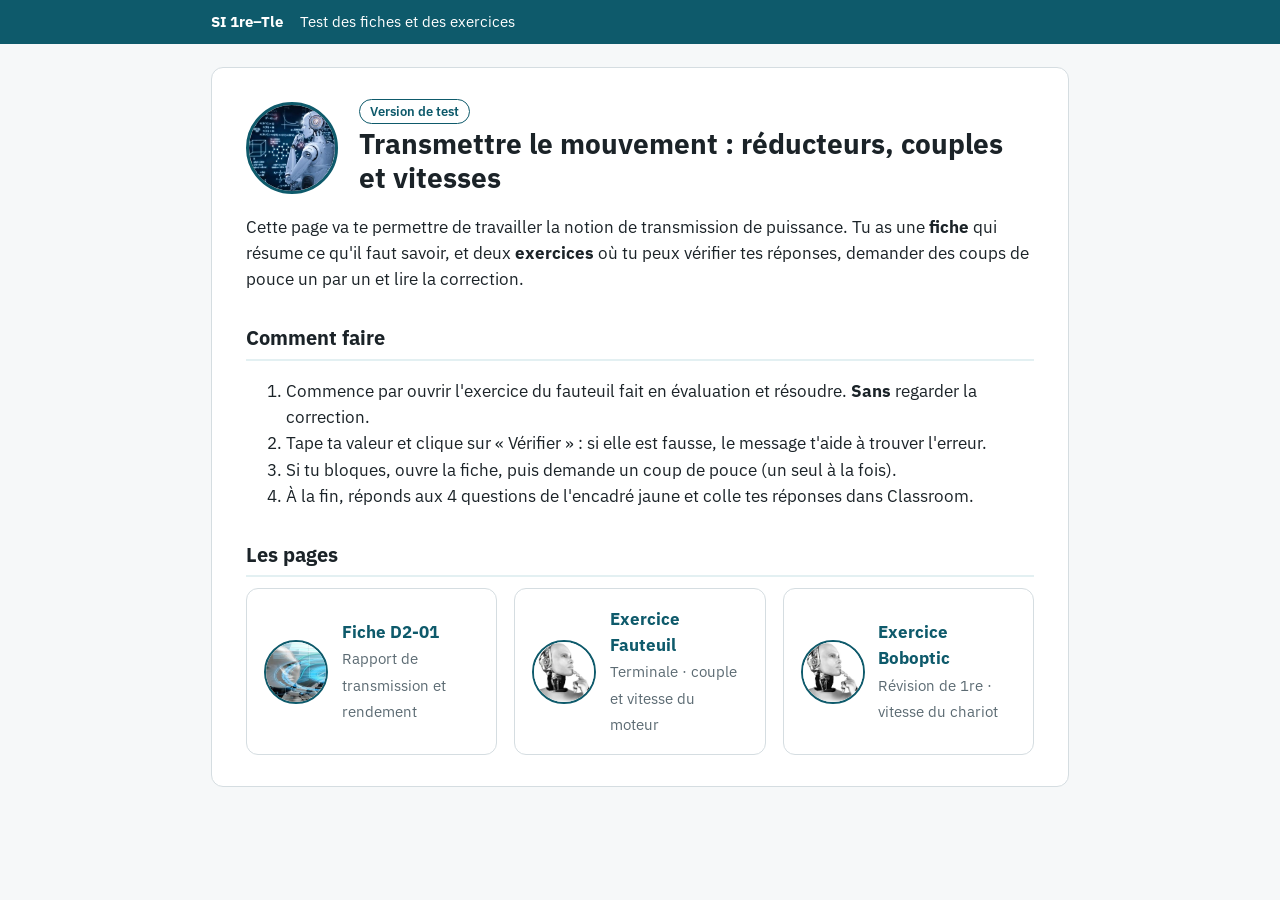
<file: index.html>
<!DOCTYPE html>
<html lang="fr">
<head>
<meta charset="utf-8">
<meta name="viewport" content="width=device-width, initial-scale=1">
<title>SI — test des fiches et exercices</title>
<link href="https://fonts.googleapis.com/css2?family=IBM+Plex+Sans:wght@400;600;700&family=IBM+Plex+Mono:wght@500&display=swap" rel="stylesheet">
<link rel="stylesheet" href="exo.css">
</head>
<body>
<header class="top"><div class="top-in"><span class="brand">SI 1re–Tle</span><span>Test des fiches et des exercices</span></div></header>
<main><article class="sheet">
  <div class="hero">
    <img class="avatar" src="[data-uri]" alt="">
    <div>
      <div class="badges"><span class="badge type">Version de test</span></div>
      <h1>Transmettre le mouvement : réducteurs, couples et vitesses</h1>
    </div>
  </div>
  <p>Cette page va te permettre de travailler la notion de transmission de puissance. Tu as une <b>fiche</b> qui résume ce qu'il faut savoir, et deux <b>exercices</b> où tu peux vérifier tes réponses, demander des coups de pouce un par un et lire la correction.</p>
  <h2>Comment faire</h2>
  <ol>
    <li>Commence par ouvrir l'exercice du fauteuil fait en évaluation et résoudre. <b>Sans</b> regarder la correction.</li>
    <li>Tape ta valeur et clique sur « Vérifier » : si elle est fausse, le message t'aide à trouver l'erreur.</li>
    <li>Si tu bloques, ouvre la fiche, puis demande un coup de pouce (un seul à la fois).</li>
    <li>À la fin, réponds aux 4 questions de l'encadré jaune et colle tes réponses dans Classroom.</li>
  </ol>
  <h2>Les pages</h2>
  <div class="cards">
    <a class="card" href="fiche-d2-01.html"><img src="[data-uri]" alt=""><div><b>Fiche D2-01</b><span>Rapport de transmission et rendement</span></div></a>
    <a class="card" href="exo-fauteuil.html"><img src="[data-uri]" alt=""><div><b>Exercice Fauteuil</b><span>Terminale · couple et vitesse du moteur</span></div></a>
    <a class="card" href="exo-boboptic.html"><img src="[data-uri]" alt=""><div><b>Exercice Boboptic</b><span>Révision de 1re · vitesse du chariot</span></div></a>
  </div>
</article></main>
</body>
</html>
</file>
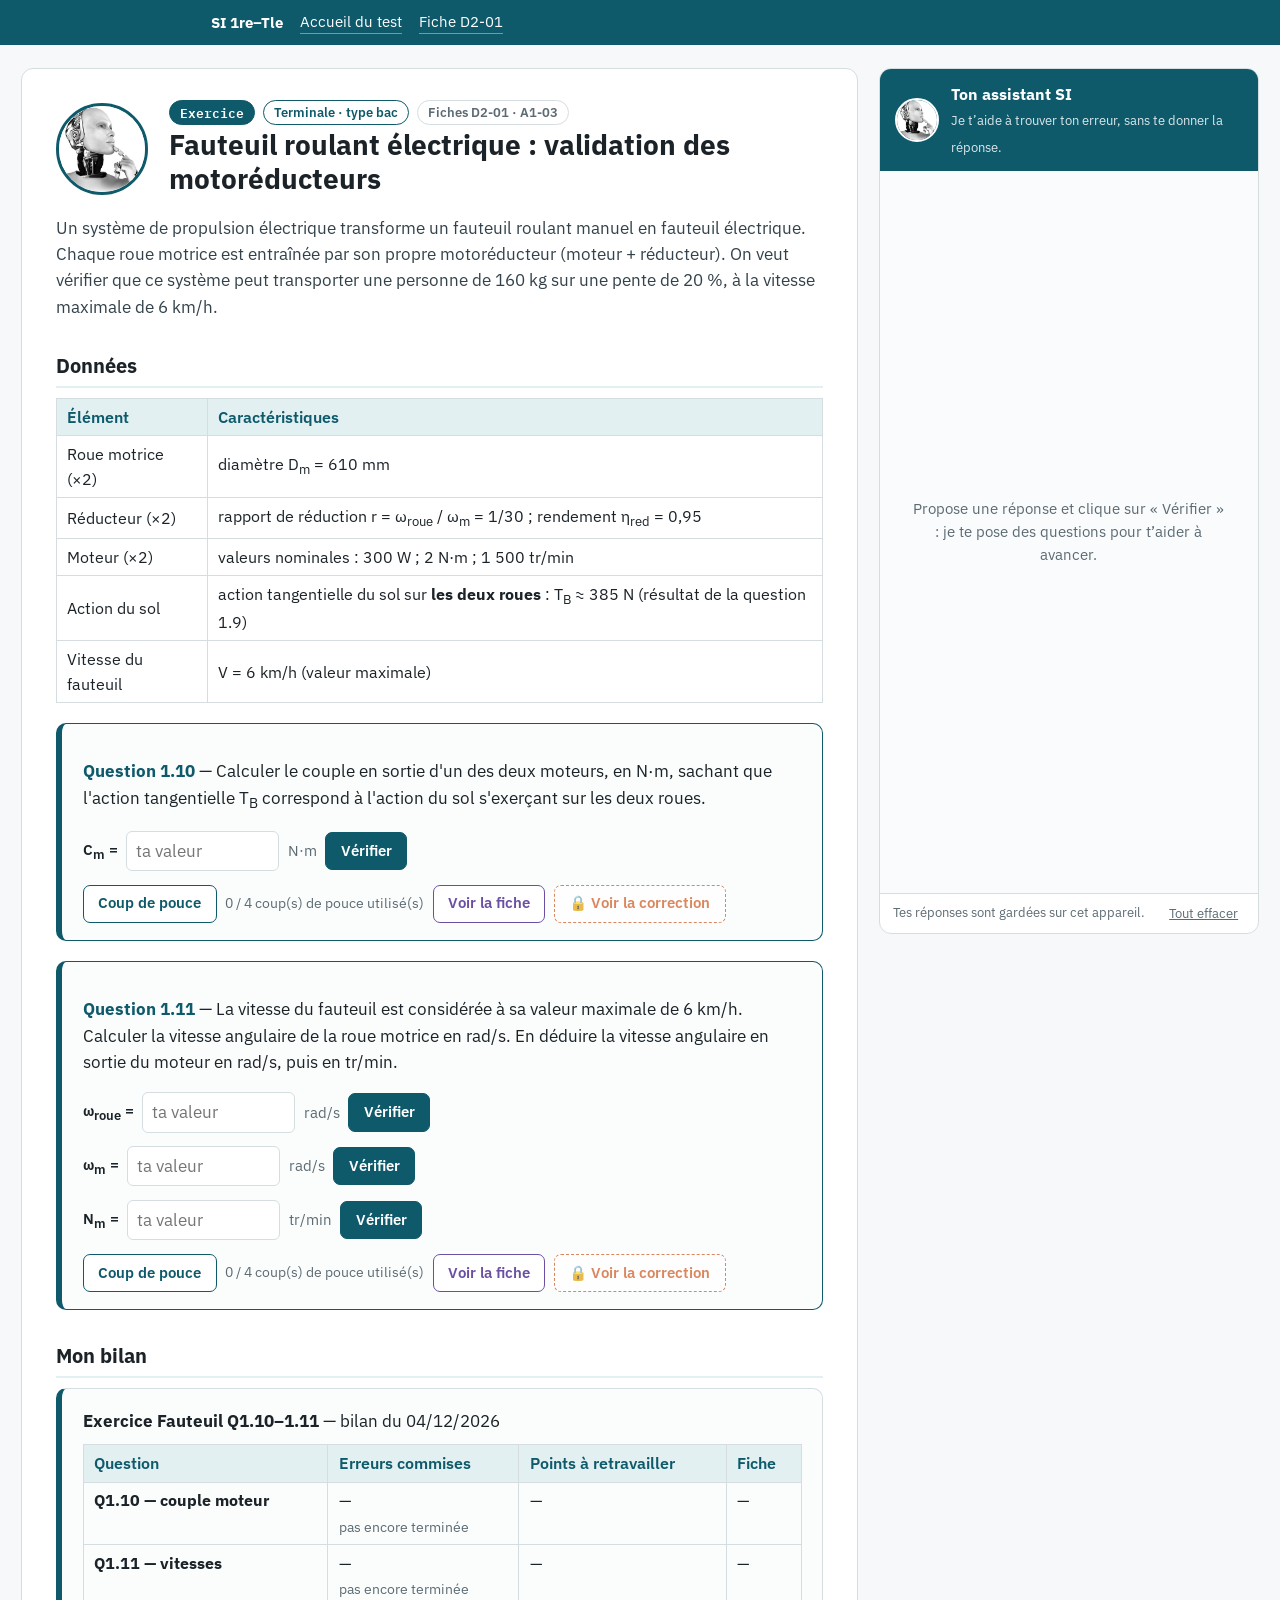
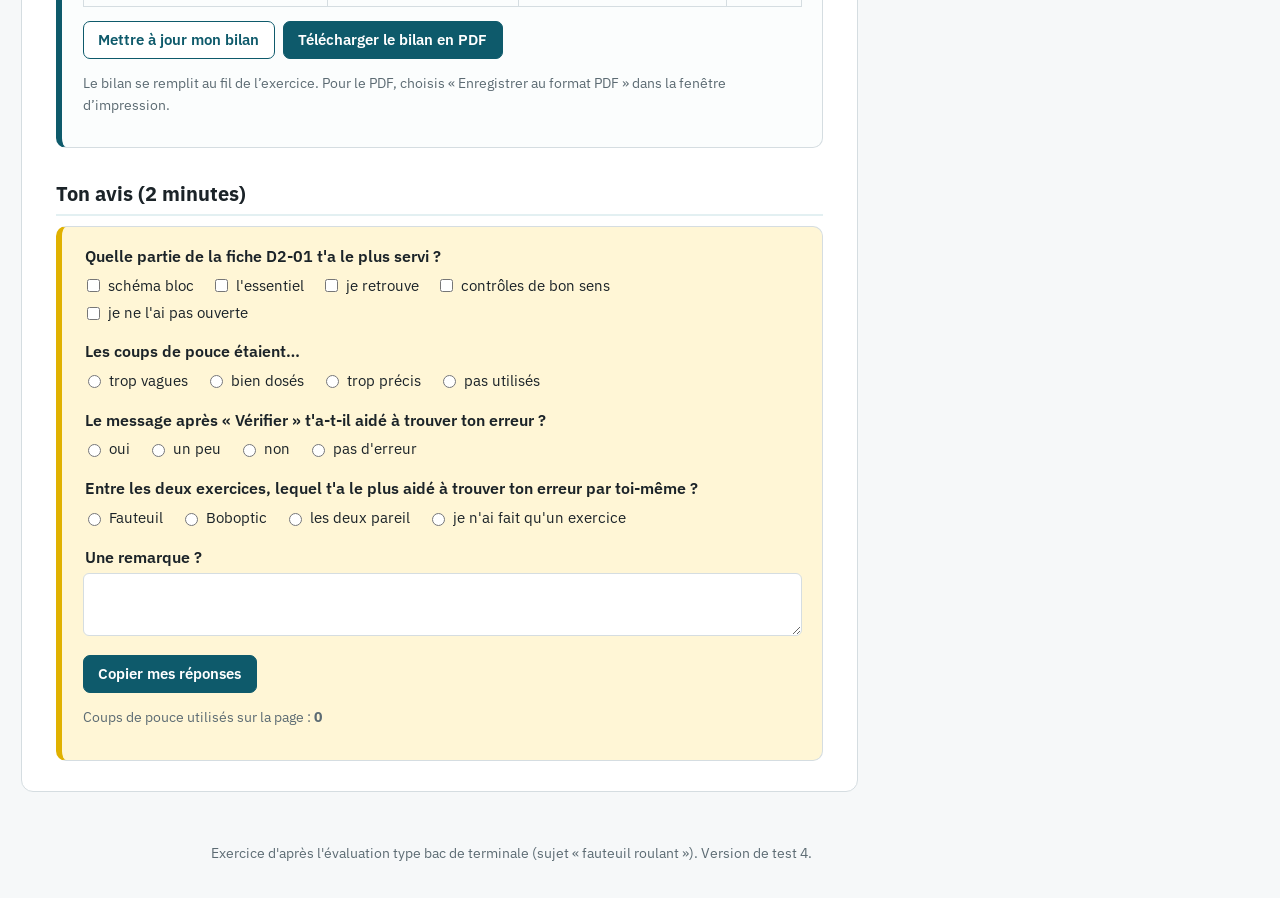
<file: exo-fauteuil.html>
<!DOCTYPE html>
<html lang="fr">
<head>
<meta charset="utf-8">
<meta name="viewport" content="width=device-width, initial-scale=1">
<title>Exercice — Fauteuil roulant : couple et vitesse du moteur</title>
<link href="https://fonts.googleapis.com/css2?family=IBM+Plex+Sans:wght@400;600;700&family=IBM+Plex+Mono:wght@500&display=swap" rel="stylesheet">
<style>
/* moteur exo.css : début (ne pas modifier ici : 40_site/_moteur/exo.css) */
:root{
  --dom:#0e5a6b; --dom-l:#e3f0f2; --ink:#1b2328; --mute:#5c6b73; --line:#d5dde1; --bg:#f6f8f9;
  --ess:#fff6d6; --ess-b:#e0b100; --ret:#e8f5ec; --ret-b:#2e8b57; --ctl:#fdeee6; --ctl-b:#d0602a;
  --ok:#e8f5ec; --ok-b:#2e8b57; --ko:#fdeee6; --ko-b:#d0602a;
}
*{box-sizing:border-box}
html{font-size:17px}
body{margin:0;background:var(--bg);color:var(--ink);font-family:"IBM Plex Sans",system-ui,sans-serif;line-height:1.55}
a{color:var(--dom)}
.code{font-family:"IBM Plex Mono",ui-monospace,monospace;font-size:.8rem}
math{font-size:1.1em}

.top{background:var(--dom);color:#fff}
.top-in{max-width:900px;margin:0 auto;padding:.6rem 1.25rem;display:flex;gap:1rem;align-items:center;flex-wrap:wrap;font-size:.88rem}
.top a{color:#fff;text-decoration:none;border-bottom:1px solid rgba(255,255,255,.4)}
.brand{font-weight:700}
main{max-width:900px;margin:0 auto;padding:1.4rem 1.25rem 3rem}
.sheet{background:#fff;border:1px solid var(--line);border-radius:12px;padding:1.8rem 2rem}
@media (max-width:640px){.sheet{padding:1.2rem 1rem}}

.hero{display:flex;gap:1.2rem;align-items:center;margin-bottom:1rem}
.avatar{flex:none;width:92px;height:92px;border-radius:50%;object-fit:cover;object-position:center 20%;border:3px solid var(--dom);background:#fff}
.hero h1{font-size:1.65rem;line-height:1.2;margin:.15rem 0}
.badges{display:flex;gap:.45rem;flex-wrap:wrap}
.badge{border-radius:999px;padding:.1rem .6rem;font-size:.76rem;font-weight:600;border:1px solid var(--line);color:var(--mute);background:#fff}
.badge.id{background:var(--dom);border-color:var(--dom);color:#fff}
.badge.type{color:var(--dom);border-color:var(--dom)}

h2{font-size:1.15rem;margin:1.8rem 0 .6rem;padding-bottom:.3rem;border-bottom:2px solid var(--dom-l)}
.context{color:#33424a}
table.data{border-collapse:collapse;font-size:.92rem;margin:.6rem 0;width:100%}
table.data th,table.data td{border:1px solid var(--line);padding:.35rem .6rem;text-align:left}
table.data th{background:var(--dom-l);color:var(--dom);font-weight:600}
figure{margin:.8rem 0}
figure img{max-width:100%;height:auto;display:block;border:1px solid var(--line);border-radius:6px}
figcaption{font-size:.82rem;color:var(--mute);margin-top:.3rem}
.figs{display:grid;grid-template-columns:1.3fr 1fr;gap:1rem;align-items:start}
@media (max-width:680px){.figs{grid-template-columns:1fr}}

.question{border:1px solid var(--dom);border-left:6px solid var(--dom);border-radius:10px;padding:1rem 1.2rem;margin:1.2rem 0;background:#fbfdfd}
.question .qn{font-weight:700;color:var(--dom)}
.answer{display:flex;flex-wrap:wrap;gap:.5rem;align-items:center;margin-top:.8rem}
.answer label{font-size:.9rem;font-weight:600}
.answer input{font:inherit;width:9rem;padding:.35rem .5rem;border:1px solid var(--line);border-radius:6px}
.answer .unit{font-size:.9rem;color:var(--mute)}
.btn{font:inherit;font-size:.86rem;font-weight:600;padding:.4rem .85rem;border-radius:7px;border:1px solid var(--dom);background:var(--dom);color:#fff;cursor:pointer}
.btn.ghost{background:#fff;color:var(--dom)}
.btn.warn{background:#fff;color:var(--ctl-b);border-color:var(--ctl-b)}
.tools{display:flex;flex-wrap:wrap;gap:.5rem;margin-top:.8rem;align-items:center}
.counter{font-size:.82rem;color:var(--mute)}

.bubble{display:flex;gap:.8rem;align-items:flex-start;margin-top:.8rem}
.bubble img{flex:none;width:52px;height:52px;border-radius:50%;object-fit:cover;object-position:center 20%;border:2px solid var(--dom)}
.bubble .txt{position:relative;background:var(--dom-l);border-radius:10px;padding:.6rem .9rem;font-size:.95rem}
.bubble .txt::before{content:"";position:absolute;left:-8px;top:16px;border:8px solid transparent;border-right-color:var(--dom-l);border-left:0}
.bubble.ok .txt{background:var(--ok)}.bubble.ok .txt::before{border-right-color:var(--ok)}
.bubble.ko .txt{background:var(--ko)}.bubble.ko .txt::before{border-right-color:var(--ko)}
.bubble .who{display:block;font-size:.72rem;font-weight:700;color:var(--dom);text-transform:uppercase;letter-spacing:.04em;margin-bottom:.1rem}

.correction{display:none;border:1px solid var(--line);border-left:6px solid var(--ret-b);background:var(--ret);border-radius:10px;padding:.9rem 1.1rem;margin-top:.8rem}
.correction.open{display:block}
.correction h3{margin:.1rem 0 .4rem;font-size:1rem;color:var(--ret-b)}
.correction ol{margin:.3rem 0;padding-left:1.2rem}
.check{background:#fff;border:1px solid var(--line);border-radius:6px;padding:.5rem .8rem;margin-top:.6rem;font-size:.93rem}
.check b{color:var(--ret-b)}
.tri{width:1rem;height:1rem;vertical-align:-2px}
.renvoi{font-size:.88rem;margin-top:.5rem}

.survey{background:var(--ess);border:1px solid var(--line);border-left:6px solid var(--ess-b);border-radius:10px;padding:1rem 1.2rem}
.survey fieldset{border:none;margin:0 0 .7rem;padding:0}
.survey legend{font-weight:600;font-size:.93rem;margin-bottom:.2rem}
.survey label{display:inline-flex;gap:.3rem;align-items:center;margin:.1rem 1rem .1rem 0;font-size:.9rem}
.survey textarea{width:100%;font:inherit;font-size:.9rem;border:1px solid var(--line);border-radius:6px;padding:.4rem .5rem;min-height:3.2rem}
.copied{font-size:.85rem;color:var(--ret-b);margin-left:.5rem}

.cards{display:grid;grid-template-columns:repeat(auto-fit,minmax(240px,1fr));gap:1rem}
.card{display:flex;gap:.8rem;align-items:center;border:1px solid var(--line);border-radius:12px;padding:1rem;text-decoration:none;color:var(--ink);background:#fff}
.card:hover{border-color:var(--dom)}
.card img{width:64px;height:64px;border-radius:50%;object-fit:cover;object-position:center 20%;border:2px solid var(--dom)}
.card b{display:block;color:var(--dom)}
.card span{font-size:.86rem;color:var(--mute)}
footer.note{max-width:900px;margin:0 auto;padding:0 1.25rem 2rem;font-size:.8rem;color:var(--mute)}
@media print{.top,.tools,.answer,.survey,.bubble{display:none!important}.correction{display:block!important}body{background:#fff}.sheet{border:none}}

/* ===== v2 : panneau de dialogue à côté de l'exercice ===== */
.layout{max-width:1320px;margin:0 auto;padding:1.4rem 1.25rem 3rem;display:grid;grid-template-columns:minmax(0,1fr) 380px;gap:1.2rem;align-items:start}
.layout main{max-width:none;margin:0;padding:0}
.chat{position:sticky;top:1rem;height:calc(100vh - 2rem);display:flex;flex-direction:column;background:#fff;border:1px solid var(--line);border-radius:12px;overflow:hidden}
.chat-head{display:flex;gap:.7rem;align-items:center;padding:.7rem .9rem;background:var(--dom);color:#fff}
.chat-head img{width:44px;height:44px;border-radius:50%;object-fit:cover;object-position:center 20%;border:2px solid #fff}
.chat-head b{display:block;font-size:.95rem}.chat-head span{font-size:.76rem;opacity:.85}
.chat-head .toggle{margin-left:auto;display:none;background:none;border:1px solid rgba(255,255,255,.6);color:#fff;border-radius:6px;font:inherit;font-size:.8rem;padding:.15rem .5rem;cursor:pointer}
.chat-log{flex:1;overflow-y:auto;padding:.8rem;display:flex;flex-direction:column;gap:.6rem;background:#fafbfc}
.chat-empty{font-size:.88rem;color:var(--mute);text-align:center;margin:auto 1rem}
.msg{max-width:92%;border-radius:12px;padding:.55rem .8rem;font-size:.92rem;line-height:1.45}
.msg.bot{background:var(--dom-l);align-self:flex-start;border-top-left-radius:3px}
.msg.bot.ok{background:var(--ok)}.msg.bot.ko{background:var(--ko)}
.msg.me{background:var(--dom);color:#fff;align-self:flex-end;border-top-right-radius:3px}
.msg .tag{display:block;font-size:.68rem;font-weight:700;text-transform:uppercase;letter-spacing:.04em;color:var(--dom);margin-bottom:.15rem}
.msg.ok .tag{color:var(--ok-b)}.msg.ko .tag{color:var(--ko-b)}
.choices{display:flex;flex-wrap:wrap;gap:.35rem;margin-top:.5rem}
.choices button{font:inherit;font-size:.84rem;padding:.3rem .65rem;border-radius:999px;border:1px solid var(--dom);background:#fff;color:var(--dom);cursor:pointer}
.choices button.act{border-style:dashed}
.choices button:disabled{opacity:.45;cursor:default}
.chat-foot{border-top:1px solid var(--line);padding:.5rem .8rem;font-size:.78rem;color:var(--mute);display:flex;justify-content:space-between;gap:.5rem}
.chat-foot button{background:none;border:none;color:var(--mute);text-decoration:underline;cursor:pointer;font:inherit;font-size:.78rem}
@media (max-width:1100px){
  .layout{grid-template-columns:1fr}
  .chat{position:fixed;left:.5rem;right:.5rem;bottom:.5rem;top:auto;height:55vh;z-index:40;box-shadow:0 6px 30px rgba(0,0,0,.25)}
  .chat.min{height:auto}.chat.min .chat-log,.chat.min .chat-foot{display:none}
  .chat-head .toggle{display:inline-block}
  .layout main{padding-bottom:58vh}
}
.btn.fiche{background:#fff;color:#6a4fa3;border-color:#6a4fa3}

/* fiche en surimpression */
.overlay{position:fixed;inset:0;background:rgba(20,30,35,.55);z-index:60;display:none;align-items:stretch;justify-content:flex-end}
.overlay.open{display:flex}
.overlay .pane{width:min(900px,100%);background:#fff;display:flex;flex-direction:column}
.overlay .bar{display:flex;align-items:center;gap:.6rem;padding:.5rem .8rem;background:#6a4fa3;color:#fff;font-size:.9rem}
.overlay .bar b{flex:1}
.overlay .bar button{font:inherit;font-size:.85rem;background:#fff;color:#6a4fa3;border:none;border-radius:6px;padding:.3rem .7rem;cursor:pointer;font-weight:600}
.overlay iframe{flex:1;border:none;width:100%}
@media print{.chat,.overlay{display:none!important}.layout{display:block}}

/* ===== v3 ===== */
.btn.warn.locked{border-style:dashed;opacity:.75}
.hl{outline:3px solid #d0202a;outline-offset:2px;border-radius:4px;scroll-margin-top:1rem}
table.data tr.hl td{background:#fde2e2}
.bilan{border:1px solid var(--line);border-left:6px solid var(--dom);border-radius:10px;padding:1rem 1.2rem;background:#fbfdfd}
.bilan-title{margin:.1rem 0 .5rem}
.bilan-t td{vertical-align:top}
.bilan-t ul{margin:0;padding-left:1.1rem}
.bnote{font-size:.8rem;color:var(--mute);margin-top:.25rem}
@media print{
  body.print-bilan .top,body.print-bilan footer,body.print-bilan .chat,body.print-bilan .overlay{display:none!important}
  body.print-bilan .sheet>*:not(#bilan){display:none!important}
  body.print-bilan #bilan{display:block!important;border:none;padding:0}
  body.print-bilan #bilan .tools,body.print-bilan #bilan .counter{display:none!important}
  body.print-bilan .layout{display:block;padding:0}
}

/* ===== v4 ===== */
/* valeur demandée par l'assistant, dans le panneau */
.ask{display:flex;flex-wrap:wrap;gap:.35rem;align-items:center;margin-top:.5rem;background:#fff;border:1px dashed var(--dom);border-radius:8px;padding:.4rem .5rem}
.ask label{font-weight:600;font-size:.88rem}
.ask input{font:inherit;font-size:.9rem;width:6.5rem;padding:.25rem .4rem;border:1px solid var(--line);border-radius:6px}
.ask span{font-size:.85rem;color:var(--mute)}
.ask button{font:inherit;font-size:.84rem;font-weight:600;padding:.25rem .7rem;border-radius:999px;border:1px solid var(--dom);background:var(--dom);color:#fff;cursor:pointer}
.ask input:disabled,.ask button:disabled{opacity:.5;cursor:default}
/* zoom sur les figures */
figure{position:relative}
img.zoomable{cursor:zoom-in}
.zhint{position:absolute;right:.4rem;top:.4rem;font:inherit;font-size:.78rem;font-weight:600;background:rgba(255,255,255,.92);color:var(--dom);border:1px solid var(--dom);border-radius:999px;padding:.1rem .55rem;cursor:pointer}
.zoom{position:fixed;inset:0;z-index:70;background:rgba(15,22,26,.92);display:none;flex-direction:column}
.zoom.open{display:flex}
.zbar{display:flex;align-items:center;gap:.5rem;padding:.5rem .8rem;background:var(--dom);color:#fff;font-size:.9rem}
.zbar b{flex:1;min-width:0;overflow:hidden;text-overflow:ellipsis;white-space:nowrap}
.zbar button{font:inherit;font-size:.9rem;font-weight:600;min-width:2.2rem;background:#fff;color:var(--dom);border:none;border-radius:6px;padding:.3rem .6rem;cursor:pointer}
.zview{flex:1;overflow:auto;padding:8px;cursor:grab;touch-action:pan-x pan-y pinch-zoom}
.zview.drag{cursor:grabbing}
.zview img{display:block;margin:0 auto;max-width:none;background:#fff;border-radius:4px;user-select:none;-webkit-user-drag:none}
.zhelp{margin:0;padding:.35rem .8rem;color:#cfd8dc;font-size:.78rem;text-align:center}
figure.hl{outline-offset:4px}
/* mots du lexique : définition au survol (ou au toucher) */
.lex{font-style:normal;border-bottom:1px dashed var(--dom);cursor:help;position:relative;color:inherit}
.lex:hover::after,.lex:focus::after{content:attr(data-def);position:absolute;left:0;top:1.5em;z-index:30;width:min(320px,80vw);background:#fff;color:var(--ink);border:1px solid var(--dom);border-radius:8px;padding:.45rem .6rem;font-size:.84rem;font-weight:400;line-height:1.4;box-shadow:0 4px 16px rgba(0,0,0,.15);white-space:normal}
.lexique{background:var(--dom-l);border-radius:8px;padding:.5rem .8rem;margin:.6rem 0;font-size:.9rem}
.lexique summary{cursor:pointer;font-weight:600;color:var(--dom)}
.lexique dl{margin:.4rem 0 0}.lexique dt{font-weight:700;margin-top:.35rem}.lexique dd{margin:0 0 0 .2rem}
@media print{.zoom,.zhint{display:none!important}}
/* téléphone : rien ne doit dépasser de l'écran */
.layout main,.sheet{min-width:0}
@media (max-width:1100px){.layout{grid-template-columns:minmax(0,1fr)}}
table.data{table-layout:auto;word-break:normal;overflow-wrap:anywhere}
.bilan{overflow-x:auto}

/* v6 : vecteurs, note estimée, impression d'une zone (corrections) */
.vec{position:relative;display:inline-block;line-height:1}
.vec::before{content:"\2192";position:absolute;left:50%;transform:translateX(-50%);top:-.66em;font-size:.72em;font-weight:400;line-height:1}
.bilan-note{margin:.2rem 0 .7rem;padding:.5rem .8rem;border-radius:8px;background:#eef6f6}
.bilan-note span{font-size:.85em;color:#555}
.btn:disabled{opacity:.5;cursor:not-allowed}
#pz{display:none}
@media print{
  body.print-zone>*:not(#pz){display:none!important}
  body.print-zone #pz{display:block!important;border:none;padding:0;max-width:none}
  body.print-zone #pz .correction{display:block!important}
}
/* moteur exo.css : fin */

</style>
</head>
<body>
<header class="top"><div class="top-in"><span class="brand">SI 1re–Tle</span><a href="index.html">Accueil du test</a><a href="fiche-d2-01.html">Fiche D2-01</a></div></header>
<main><article class="sheet">

  <div class="hero">
    <img class="avatar" src="[data-uri]" alt="">
    <div>
      <div class="badges"><span class="badge id code">Exercice</span><span class="badge type">Terminale · type bac</span><span class="badge">Fiches D2-01 · A1-03</span></div>
      <h1>Fauteuil roulant électrique : validation des motoréducteurs</h1>
    </div>
  </div>

  <p class="context">Un système de propulsion électrique transforme un fauteuil roulant manuel en fauteuil électrique. Chaque roue motrice est entraînée par son propre motoréducteur (moteur + réducteur). On veut vérifier que ce système peut transporter une personne de 160 kg sur une pente de 20 %, à la vitesse maximale de 6 km/h.</p>

  <h2>Données</h2>
  <table class="data">
    <tr><th>Élément</th><th>Caractéristiques</th></tr>
    <tr id="d-roue"><td>Roue motrice (×2)</td><td>diamètre D<sub>m</sub> = 610 mm</td></tr>
    <tr id="d-red"><td>Réducteur (×2)</td><td>rapport de réduction r = ω<sub>roue</sub> / ω<sub>m</sub> = 1/30 ; rendement η<sub>red</sub> = 0,95</td></tr>
    <tr id="d-moteur"><td>Moteur (×2)</td><td>valeurs nominales : 300 W ; 2 N·m ; 1 500 tr/min</td></tr>
    <tr id="d-sol"><td>Action du sol</td><td>action tangentielle du sol sur <b>les deux roues</b> : T<sub>B</sub> ≈ 385 N (résultat de la question 1.9)</td></tr>
    <tr id="d-vit"><td>Vitesse du fauteuil</td><td>V = 6 km/h (valeur maximale)</td></tr>
  </table>

  <!-- Question 1.10 -->
  <section class="question" data-q="q110">
    <p><span class="qn">Question 1.10</span> — Calculer le couple en sortie d'un des deux moteurs, en N·m, sachant que l'action tangentielle T<sub>B</sub> correspond à l'action du sol s'exerçant sur les deux roues.</p>
    <div class="answer">
      <label for="c110">C<sub>m</sub> =</label><input id="c110" data-k="main" inputmode="decimal" placeholder="ta valeur"><span class="unit">N·m</span>
      <button class="btn check-btn" type="button" data-k="main">Vérifier</button>
    </div>
    <div class="tools">
      <button class="btn ghost hint-btn" type="button">Coup de pouce</button><span class="counter hint-count"></span>
      <button class="btn warn corr-btn" type="button">Voir la correction</button>
    </div>
    <div class="feedback"></div>
    <div class="correction">
      <h3>Correction</h3>
      <ol>
        <li><b>Couple à une roue.</b> T<sub>B</sub> s'exerce sur les deux roues, donc T<sub>B</sub>/2 sur une roue, avec un bras de levier égal au rayon R<sub>m</sub> = D<sub>m</sub>/2 = 0,305 m :
          <math display="block"><msub><mi>C</mi><mtext>roue</mtext></msub><mo>=</mo><mfrac><msub><mi>T</mi><mi mathvariant="normal">B</mi></msub><mn>2</mn></mfrac><mo>×</mo><msub><mi>R</mi><mi mathvariant="normal">m</mi></msub><mo>=</mo><mfrac><mn>385</mn><mn>2</mn></mfrac><mo>×</mo><mn>0,305</mn><mo>≈</mo><mn>58,7</mn><mtext> N·m</mtext></math></li>
        <li><b>Je retrouve la relation entre C<sub>m</sub> et C<sub>roue</sub>.</b> On isole le réducteur :
          <math display="block"><mi>r</mi><mo>=</mo><mfrac><msub><mi>ω</mi><mtext>roue</mtext></msub><msub><mi>ω</mi><mi mathvariant="normal">m</mi></msub></mfrac><mspace width="1em"/><msub><mi>P</mi><mtext>entrée</mtext></msub><mo>=</mo><msub><mi>C</mi><mi mathvariant="normal">m</mi></msub><mo>·</mo><msub><mi>ω</mi><mi mathvariant="normal">m</mi></msub><mspace width="1em"/><msub><mi>P</mi><mtext>sortie</mtext></msub><mo>=</mo><msub><mi>C</mi><mtext>roue</mtext></msub><mo>·</mo><msub><mi>ω</mi><mtext>roue</mtext></msub></math>
          <math display="block"><msub><mi>η</mi><mtext>red</mtext></msub><mo>=</mo><mfrac><mrow><msub><mi>C</mi><mtext>roue</mtext></msub><mo>·</mo><msub><mi>ω</mi><mtext>roue</mtext></msub></mrow><mrow><msub><mi>C</mi><mi mathvariant="normal">m</mi></msub><mo>·</mo><msub><mi>ω</mi><mi mathvariant="normal">m</mi></msub></mrow></mfrac><mo>=</mo><mfrac><msub><mi>C</mi><mtext>roue</mtext></msub><msub><mi>C</mi><mi mathvariant="normal">m</mi></msub></mfrac><mo>×</mo><mi>r</mi><mspace width="1em"/><mo>⇒</mo><mspace width="1em"/><msub><mi>C</mi><mi mathvariant="normal">m</mi></msub><mo>=</mo><mfrac><mrow><msub><mi>C</mi><mtext>roue</mtext></msub><mo>×</mo><mi>r</mi></mrow><msub><mi>η</mi><mtext>red</mtext></msub></mfrac></math></li>
        <li><b>Application numérique :</b> <math><msub><mi>C</mi><mi mathvariant="normal">m</mi></msub><mo>=</mo><mfrac><mrow><mn>58,7</mn><mo>×</mo><mn>1</mn><mo>/</mo><mn>30</mn></mrow><mn>0,95</mn></mfrac><mo>≈</mo><mn>2,06</mn><mtext> N·m</mtext></math></li>
      </ol>
      <div class="check"><b>✓ Contrôle de bon sens :</b> le couple du moteur (2,06 N·m) est bien plus petit que celui de la roue (58,7 N·m) : c'est cohérent avec un réducteur. Et il est un peu plus grand que le cas sans pertes (58,7/30 ≈ 1,96 N·m) : les pertes du réducteur obligent le moteur à forcer un peu plus.</div>
      <p class="renvoi">Pour revoir : <a href="fiche-d2-01.html#formules">fiche D2-01, formule F4 et « je retrouve »</a> · <a href="fiche-d2-01.html#controles">contrôles K2 et K3</a></p>
    </div>
  </section>

  <!-- Question 1.11 -->
  <section class="question" data-q="q111">
    <p><span class="qn">Question 1.11</span> — La vitesse du fauteuil est considérée à sa valeur maximale de 6 km/h. Calculer la vitesse angulaire de la roue motrice en rad/s. En déduire la vitesse angulaire en sortie du moteur en rad/s, puis en tr/min.</p>
    <div class="answer">
      <label for="w1">ω<sub>roue</sub> =</label><input id="w1" data-k="wr" inputmode="decimal" placeholder="ta valeur"><span class="unit">rad/s</span>
      <button class="btn check-btn" type="button" data-k="wr">Vérifier</button>
    </div>
    <div class="answer">
      <label for="w2">ω<sub>m</sub> =</label><input id="w2" data-k="wm" inputmode="decimal" placeholder="ta valeur"><span class="unit">rad/s</span>
      <button class="btn check-btn" type="button" data-k="wm">Vérifier</button>
    </div>
    <div class="answer">
      <label for="w3">N<sub>m</sub> =</label><input id="w3" data-k="nm" inputmode="decimal" placeholder="ta valeur"><span class="unit">tr/min</span>
      <button class="btn check-btn" type="button" data-k="nm">Vérifier</button>
    </div>
    <div class="tools">
      <button class="btn ghost hint-btn" type="button">Coup de pouce</button><span class="counter hint-count"></span>
      <button class="btn warn corr-btn" type="button">Voir la correction</button>
    </div>
    <div class="feedback"></div>
    <div class="correction">
      <h3>Correction</h3>
      <ol>
        <li>Vitesse en m/s : 6 km/h = 6/3,6 ≈ 1,67 m/s. Vitesse d'un point de la roue : <math><mi>V</mi><mo>=</mo><msub><mi>ω</mi><mtext>roue</mtext></msub><mo>×</mo><mfrac><msub><mi>D</mi><mi mathvariant="normal">m</mi></msub><mn>2</mn></mfrac></math>, donc <math><msub><mi>ω</mi><mtext>roue</mtext></msub><mo>=</mo><mfrac><mrow><mn>2</mn><mo>×</mo><mi>V</mi></mrow><msub><mi>D</mi><mi mathvariant="normal">m</mi></msub></mfrac><mo>=</mo><mfrac><mrow><mn>2</mn><mo>×</mo><mn>1,67</mn></mrow><mn>0,610</mn></mfrac><mo>≈</mo><mn>5,46</mn><mtext> rad/s</mtext></math>.</li>
        <li><math><msub><mi>ω</mi><mi mathvariant="normal">m</mi></msub><mo>=</mo><mfrac><msub><mi>ω</mi><mtext>roue</mtext></msub><mi>r</mi></mfrac><mo>=</mo><mn>5,46</mn><mo>×</mo><mn>30</mn><mo>≈</mo><mn>163,9</mn><mtext> rad/s</mtext></math></li>
        <li><math><msub><mi>N</mi><mi mathvariant="normal">m</mi></msub><mo>=</mo><mfrac><mrow><mn>60</mn><mo>×</mo><msub><mi>ω</mi><mi mathvariant="normal">m</mi></msub></mrow><mrow><mn>2</mn><mi>π</mi></mrow></mfrac><mo>≈</mo><mn>1</mn><mspace width="0.2em"/><mn>565</mn><mtext> tr/min</mtext></math></li>
      </ol>
      <div class="check"><b>✓ Contrôles de bon sens :</b> le moteur tourne 30 fois plus vite que la roue (réducteur) ; la valeur en rad/s (163,9) est environ 10 fois plus petite que celle en tr/min (1 565). Le moteur doit tourner un peu plus vite que sa vitesse nominale (1 500 tr/min) : c'est l'objet de la question suivante du sujet.</div>
      <p class="renvoi">Pour revoir : <a href="fiche-d2-01.html#formules">fiche D2-01, formule F1</a> · conversions tr/min ↔ rad/s et km/h ↔ m/s : fiche A1-03 (bientôt en ligne)</p>
    </div>
  </section>

  <h2>Mon bilan</h2>
  <section class="bilan" id="bilan">
    <div class="bilan-body"></div>
    <div class="tools"><button class="btn ghost" type="button" id="bilan-show">Mettre à jour mon bilan</button><button class="btn" type="button" id="bilan-pdf">Télécharger le bilan en PDF</button></div>
    <p class="counter">Le bilan se remplit au fil de l’exercice. Pour le PDF, choisis « Enregistrer au format PDF » dans la fenêtre d’impression.</p>
  </section>

  <h2>Ton avis (2 minutes)</h2>
  <form class="survey" id="survey" onsubmit="return false">
    <fieldset><legend>Quelle partie de la fiche D2-01 t'a le plus servi ?</legend>
      <label><input type="checkbox" value="schéma bloc">schéma bloc</label><label><input type="checkbox" value="l'essentiel">l'essentiel</label><label><input type="checkbox" value="je retrouve">je retrouve</label><label><input type="checkbox" value="contrôles">contrôles de bon sens</label><label><input type="checkbox" value="pas ouverte">je ne l'ai pas ouverte</label></fieldset>
    <fieldset><legend>Les coups de pouce étaient…</legend>
      <label><input type="radio" name="h" value="trop vagues">trop vagues</label><label><input type="radio" name="h" value="bien dosés">bien dosés</label><label><input type="radio" name="h" value="trop précis">trop précis</label><label><input type="radio" name="h" value="pas utilisés">pas utilisés</label></fieldset>
    <fieldset><legend>Le message après « Vérifier » t'a-t-il aidé à trouver ton erreur ?</legend>
      <label><input type="radio" name="v" value="oui">oui</label><label><input type="radio" name="v" value="un peu">un peu</label><label><input type="radio" name="v" value="non">non</label><label><input type="radio" name="v" value="pas d'erreur">pas d'erreur</label></fieldset>
    <fieldset><legend>Entre les deux exercices, lequel t'a le plus aidé à trouver ton erreur par toi-même ?</legend>
      <label><input type="radio" name="cmp" value="Fauteuil">Fauteuil</label><label><input type="radio" name="cmp" value="Boboptic">Boboptic</label><label><input type="radio" name="cmp" value="les deux pareil">les deux pareil</label><label><input type="radio" name="cmp" value="un seul exercice fait">je n'ai fait qu'un exercice</label></fieldset>
    <fieldset><legend>Une remarque ?</legend><textarea></textarea></fieldset>
    <button class="btn" type="button" id="copy-survey">Copier mes réponses</button><span class="copied" id="copied"></span>
    <textarea id="survey-out" hidden></textarea>
    <p class="counter">Coups de pouce utilisés sur la page : <b id="hint-total">0</b></p>
  </form>

</article></main>
<footer class="note">Exercice d'après l'évaluation type bac de terminale (sujet « fauteuil roulant »). Version de test 4.</footer>

<script>
(function(){
// Aides à l'écriture des dialogues
// Donnée mal lue : question qui localise → « es-tu certain ? » → « relis l'énoncé » → donnée surlignée → indice final
function lecture(id, o){
  const n = {};
  n[id] = {say:o.ask, choices:o.opts.map(x => ({label:x[0], next: x[1] ? '@next' : id + '_1'}))};
  n[id + '_1'] = {err:o.err, say:'Es-tu certain de ta réponse ?',
    choices:[{label:'Oui, j’en suis sûr', next:id + '_2'}, {label:'Non, je vérifie', next:'@found'}]};
  n[id + '_2'] = {say:o.relis, choices:[{label:'J’ai trouvé, je corrige', next:'@found'}, {label:'Je ne vois pas', next:id + '_3'}]};
  n[id + '_3'] = {hl:o.hl, say:'Regarde la donnée surlignée en rouge dans l’énoncé. ' + o.look,
    choices:[{label:'J’ai trouvé, je corrige', next:'@found'}, {label:'Je ne vois toujours pas', next:id + '_4'}]};
  n[id + '_4'] = {err:o.err, say:o.nature, actions:['retry'].concat(o.fiche ? [o.fiche] : [])};
  return n;
}
const PI = Math.PI;
const K = 60 / (2 * PI);                       // rad/s → tr/min
const OMR = (6 / 3.6) / 0.305;                 // ω roue
const OMM = OMR * 30;                          // ω moteur
const CM = 385 / 2 * 0.305 / 30 / 0.95;        // couple moteur
const D201 = (t, a) => ({t:'D2-01 · ' + t, a});
const A103 = {t:'A1-03 · conversions (bientôt en ligne)'};

// ---------- erreurs types ----------
const E110 = [
  {id:'roues2', p:'roues', f:2,    start:'roues', nature:'roues_4', label:'T<sub>B</sub> pris en entier sur une roue', point:'lire à quoi s’applique une donnée (une roue ou les deux)', ref:{t:'Énoncé : action du sol'}},
  {id:'roues05',p:'roues', f:0.5,  start:'roues', nature:'roues_4', label:'T<sub>B</sub> divisé deux fois par 2', point:'lire à quoi s’applique une donnée (une roue ou les deux)', ref:{t:'Énoncé : action du sol'}},
  {id:'diam',   p:'ray',   f:2,    start:'ray',   nature:'ray_4',   label:'diamètre pris comme bras de levier', point:'bras de levier = rayon (R = D / 2)', ref:{t:'Énoncé : roue motrice'}},
  {id:'demiR',  p:'ray',   f:0.5,  start:'ray',   nature:'ray_4',   label:'rayon divisé deux fois par 2', point:'bras de levier = rayon (R = D / 2)', ref:{t:'Énoncé : roue motrice'}},
  {id:'mm',     p:'mm',    f:1000, start:'mm',    nature:'mm_n',    label:'rayon en mm au lieu de m', point:'unités SI dans les calculs (mm → m)', ref:A103},
  {id:'etaO',   p:'eta',   f:0.95, start:'eta',   nature:'eta_nat', label:'rendement oublié', point:'placer le rendement : P<sub>s</sub> = η × P<sub>e</sub>', ref:D201('contrôle K3', '#controles')},
  {id:'etaM',   p:'eta',   f:0.95*0.95, start:'eta', nature:'eta_nat', label:'rendement mal placé (multiplié au lieu de divisé)', point:'placer le rendement : P<sub>s</sub> = η × P<sub>e</sub>', ref:D201('contrôle K3', '#controles')},
  {id:'eta2',   p:'eta',   f:1/0.95, start:'eta2', nature:'eta2_n', label:'rendement compté deux fois', point:'un réducteur = un seul rendement', ref:D201('formule F3', '#formules')},
  {id:'rO',     p:'r',     f:30,   start:'rO',    nature:'rO_nat',  label:'réducteur non traversé (couple à la roue)', point:'traverser le réducteur : C<sub>m</sub> = C<sub>roue</sub> × r / η', ref:D201('formule F4, je retrouve', '#formules')},
  {id:'rE',     p:'r',     f:900,  start:'rE',    nature:'rE_nat',  label:'rapport de réduction à l’envers', point:'sens du rapport : le couple monte quand la vitesse baisse', ref:D201('contrôle K2', '#controles')}
];
const EWR = [
  {id:'kmh',  p:'kmh', f:3.6,   start:'kmh',  nature:'kmh_nat', label:'km/h non convertis en m/s', point:'convertir km/h → m/s (diviser par 3,6)', ref:A103},
  {id:'kmhx', p:'kmh', f:12.96, start:'kmh',  nature:'kmh_nat', label:'conversion km/h → m/s à l’envers', point:'convertir km/h → m/s (diviser par 3,6)', ref:A103},
  {id:'diamW',p:'ray', f:0.5,   start:'rayW', nature:'rayW_4',  label:'diamètre utilisé au lieu du rayon', point:'V = ω × R avec le rayon (R = D / 2)', ref:{t:'Énoncé : roue motrice'}},
  {id:'demiW',p:'ray', f:2,     start:'rayW', nature:'rayW_4',  label:'rayon divisé deux fois par 2', point:'V = ω × R avec le rayon (R = D / 2)', ref:{t:'Énoncé : roue motrice'}},
  {id:'mmW',  p:'mm',  f:0.001, start:'mmW',  nature:'mmW_n',   label:'rayon en mm au lieu de m', point:'unités SI dans les calculs (mm → m)', ref:A103},
  {id:'trW',  p:'cv',  f:K,     start:'trW',  nature:'trW_n',   label:'résultat donné en tr/min au lieu de rad/s', point:'V = ω × R donne ω en rad/s', ref:A103},
  {id:'trWx', p:'cv',  f:1/K,   start:'trW',  nature:'trW_n',   label:'conversion rad/s ↔ tr/min en trop', point:'V = ω × R donne ω en rad/s', ref:A103}
];
const up = (list, a) => list.map(e => Object.assign({}, e, {up:a}));
// valeurs intermédiaires demandées par l'assistant (jamais données)
const CROUE = 385 / 2 * 0.305;                 // couple à une roue
const ECR = E110.filter(e => ['roues','ray','mm'].includes(e.p));
const ECM0 = [
  {id:'c0rO', p:'r',   f:30,     start:'c0_r',   nature:'rO_nat', label:'C<sub>m</sub> sans pertes : réducteur non traversé', point:'traverser le réducteur : C<sub>m</sub> = C<sub>roue</sub> × r / η', ref:D201('formule F4, je retrouve', '#formules')},
  {id:'c0rE', p:'r',   f:900,    start:'c0_r',   nature:'rE_nat', label:'C<sub>m</sub> sans pertes : rapport de réduction à l’envers', point:'sens du rapport : le couple monte quand la vitesse baisse', ref:D201('contrôle K2', '#controles')},
  {id:'c0eta',p:'eta', f:1/0.95, start:'c0_eta', nature:'c0_eta', label:'rendement utilisé dans le cas sans pertes', point:'sans pertes : η = 1'},
  {id:'c0etm',p:'eta', f:0.95,   start:'c0_eta', nature:'c0_eta', label:'rendement utilisé dans le cas sans pertes', point:'sans pertes : η = 1'}
].concat(ECR);
const EWM = [
  {id:'rM',   p:'r',   f:1/900, start:'rW',   nature:'rW_nat', label:'rapport de réduction à l’envers (× r au lieu de ÷ r)', point:'sens du rapport : r = ω<sub>roue</sub> / ω<sub>m</sub>, le moteur tourne plus vite', ref:D201('contrôle K1', '#controles')},
  {id:'rOw',  p:'r',   f:1/30,  start:'rW',   nature:'rW_nat', label:'réducteur oublié', point:'sens du rapport : r = ω<sub>roue</sub> / ω<sub>m</sub>, le moteur tourne plus vite', ref:D201('contrôle K1', '#controles')},
  {id:'etaW', p:'eta', f:0.95,  start:'etaW', nature:'etaW_n', label:'rendement appliqué à une vitesse', point:'le rendement porte sur les couples et puissances, pas sur les vitesses', ref:D201('formule F1', '#formules')},
  {id:'etaW2',p:'eta', f:1/0.95,start:'etaW', nature:'etaW_n', label:'rendement appliqué à une vitesse', point:'le rendement porte sur les couples et puissances, pas sur les vitesses', ref:D201('formule F1', '#formules')}
].concat(up(EWR, 'wr'));
const ENM = [
  {id:'inv',  p:'cv', f:1/(K*K), start:'nmC',  nature:'nm_nat', label:'conversion rad/s → tr/min à l’envers', point:'convertir : N = 60 × ω / 2π (en tr/min, environ 10 fois plus qu’en rad/s)', ref:A103},
  {id:'none', p:'cv', f:1/K,     start:'nmC',  nature:'nm_nat', label:'valeur non convertie (restée en rad/s)', point:'convertir : N = 60 × ω / 2π (en tr/min, environ 10 fois plus qu’en rad/s)', ref:A103},
  {id:'no2pi',p:'cv', f:2*PI,    start:'nm2pi',nature:'nm_nat', label:'2π oublié dans la conversion', point:'1 tour = 2π rad', ref:A103},
  {id:'pi',   p:'cv', f:2,       start:'nm2pi',nature:'nm_nat', label:'π au lieu de 2π', point:'1 tour = 2π rad', ref:A103},
  {id:'no60', p:'cv', f:1/60,    start:'nm60', nature:'nm_nat', label:'60 oublié dans la conversion', point:'1 min = 60 s', ref:A103}
].concat(up(EWM.filter(e => !e.up), 'wm'), up(EWR, 'wr'));

window.EXO = {
  title: 'Exercice Fauteuil Q1.10–1.11',
  fiche: 'fiche-d2-01.html',
  ficheTitle: 'Fiche D2-01 — Rapport de transmission et rendement',
  avatar: '[data-uri]',
  penalty: '−0,5 pt',
  lockTries: 3,
  questions: {
    // ================= Q1.10 =================
    q110: {
      label: 'Q1.10 — couple moteur',
      fiche: '#formules',
      ref: D201('formule F4', '#formules'),
      point: 'refaire la démarche : couple à une roue, puis traversée du réducteur',
      hints: [
        {ask:'Pour obtenir le couple sur <b>une</b> roue, sais-tu quelle force et quel bras de levier utiliser ?',
         yes:'Alors vérifie-les dans l’énoncé : sur combien de roues s’exerce T<sub>B</sub> ? La longueur donnée pour la roue est-elle un rayon ou un diamètre ?', yesAct:['retry'],
         no:'Un couple, c’est une force × un bras de levier. Ici : la part de T<sub>B</sub> qui s’exerce sur une roue, et le rayon de la roue. Relis bien les données pour les trouver.', noAct:['retry']},
        {ask:'Connais-tu la relation entre le couple du moteur et le couple de la roue, à travers le réducteur ?',
         yes:'Écris-la, puis vérifie-la avec les contrôles de la fiche : K2 (le couple augmente dans un réducteur) et K3 (les pertes obligent le moteur à forcer un peu plus).', yesAct:['retry','fiche#controles'],
         no:'Tu peux la retrouver par les puissances : écris le rapport r en fonction de ω<sub>roue</sub> et ω<sub>m</sub>, les puissances en entrée et en sortie du réducteur, et le rendement η<sub>red</sub> en fonction de ces puissances.', noAct:['fiche#formules']},
        'Dans l’expression du rendement, fais apparaître le rapport des vitesses angulaires et remplace-le par r.',
        'Isole le couple recherché C<sub>m</sub>, puis fais l’application numérique.'
      ],
      answers: { main: {
        expected: CM, name: 'C<sub>m</sub>', unit: 'N·m', ok: 'ok', lost: 'perdu', errors: E110
      },
        croue: {hidden: true, expected: CROUE, name: 'C<sub>roue</sub>', unit: 'N·m', ok: 'croue_ok', lost: 'croue_lost', errors: ECR},
        cm0:   {hidden: true, expected: CROUE / 30, name: 'C<sub>m</sub> sans pertes', unit: 'N·m', ok: 'cm0_ok', lost: 'cm0_lost', errors: ECM0}
      },
      words: [
        {w:'couple en sortie d’un moteur', say:'C’est le couple C<sub>m</sub> que fournit l’arbre <b>du moteur</b>, à l’entrée du réducteur : pas celui de la roue.', hl:'d-moteur'},
        {w:'action tangentielle T<sub>B</sub>', say:'C’est la force que le sol exerce sur les roues, tangente à la roue au point de contact : c’est elle qui fait avancer le fauteuil. Multipliée par un bras de levier, elle donne un couple.', hl:'d-sol'},
        {w:'sur les deux roues', say:'T<sub>B</sub> est le total pour les deux roues motrices : chaque roue n’en reçoit qu’une partie.', hl:'d-sol'},
        {w:'un des deux moteurs', say:'Chaque roue a son propre motoréducteur : on fait le calcul pour une seule roue et un seul moteur.', hl:'d-red'}
      ],
      notion: 'Bonne idée : la fiche D2-01 montre comment un couple traverse un réducteur (formule F4 et « Je retrouve la formule »).',
      comprendre: 'comp',
      nodes: Object.assign({
        ok:   {kind:'ok', tag:'Vérification', say:'Juste : C<sub>m</sub> ≈ 2,06 N·m (ta valeur : {v} N·m). ✓ Contrôle : C<sub>m</sub> est bien plus petit que le couple à une roue (C<sub>roue</sub> ≈ 58,7 N·m), et un peu plus grand que sans pertes (C<sub>roue</sub> × r ≈ 1,96 N·m). Dis-moi : comment as-tu obtenu la formule ?',
               choices:[{label:'Je l’ai retrouvée par les puissances', next:'ok_dem'},{label:'Je l’ai appliquée de mémoire', next:'ok_mem'}]},
        ok_dem:{kind:'ok', say:'Parfait : c’est la meilleure méthode. Même si tu oublies la formule le jour du bac, tu sauras la retrouver.'},
        ok_mem:{say:'Bien. Essaie quand même de la redémontrer une fois sur ta feuille, à partir des puissances : une fois faite, tu n’as plus besoin de l’apprendre par cœur.', actions:['fiche#formules']},

        // rendement oublié ou mal placé (valeur un peu faible) : on fait calculer à l'élève SA valeur sans pertes
        eta:  {say:'Commençons par le cas sans pertes. Si le réducteur n’avait aucune perte (η = 1), quel couple C<sub>m</sub> le moteur devrait-il fournir ? Calcule-le à partir de ton couple à une roue C<sub>roue</sub>, puis donne-moi ta valeur.', ask:'cm0'},
        cm0_ok:{kind:'ok', say:'Ta valeur de C<sub>m</sub> sans pertes est juste. Maintenant, avec les pertes du réducteur, le moteur doit-il fournir un couple plus grand ou plus petit que C<sub>m</sub> sans pertes ?',
               choices:[{label:'Plus grand', next:'eta_plus'},{label:'Plus petit', next:'eta_moins'},{label:'Je ne sais pas', next:'eta_ns'}]},
        eta_plus:{say:'Exactement : le moteur doit compenser les pertes, donc fournir plus que C<sub>m</sub> sans pertes. Compare avec ta réponse à la question, C<sub>m</sub> = {v:main} N·m : est-elle plus grande que ta valeur sans pertes ?',
               choices:[{label:'Non, elle est égale', next:'eta_eg'},{label:'Non, elle est plus petite', next:'eta_pp'},{label:'Oui', next:'@next'}]},
        eta_eg:{err:'etaO', say:'Ta réponse ne tient donc pas compte des pertes. Sais-tu comment les faire intervenir ?',
               choices:[{label:'Oui', next:'@found'},{label:'Non', next:'eta_piste'}]},
        eta_pp:{err:'etaM', say:'Dans ton calcul, les pertes font donc baisser le couple du moteur au lieu de l’augmenter. D’où vient l’erreur, as-tu une idée ?',
               choices:[{label:'Oui', next:'@found'},{label:'Non', next:'eta_piste'}]},
        eta_piste:{say:'Écris la relation entre P<sub>sortie</sub>, P<sub>entrée</sub> et η<sub>red</sub>. Le moteur fournit P<sub>entrée</sub> : pour obtenir un couple plus grand que C<sub>m</sub> sans pertes, faut-il multiplier ou diviser par η<sub>red</sub> = 0,95 ?',
               choices:[{label:'J’ai trouvé, je corrige', next:'@found'},{label:'Je ne trouve pas', next:'eta_nat'}], actions:['fiche#controles']},
        eta_nat:{say:'⚠ Contrôle K3 : P<sub>sortie</sub> = η<sub>red</sub> × P<sub>entrée</sub>, et c’est le moteur qui fournit P<sub>entrée</sub>. C<sub>m</sub> s’obtient donc en <b>divisant</b> C<sub>m</sub> sans pertes par η<sub>red</sub> : ta réponse correspond à un rendement oublié ou multiplié.', actions:['retry','fiche#controles']},
        eta_moins:{say:'Pense à ce que deviennent les pertes : une partie de ce que fournit le moteur part en chaleur dans le réducteur. Alors, le moteur doit-il fournir un couple plus grand ou plus petit que C<sub>m</sub> sans pertes ?',
               choices:[{label:'Plus grand', next:'eta_plus'},{label:'Toujours plus petit', next:'eta_ns'}]},
        eta_ns:{say:'Regarde dans la fiche la formule F3 et le contrôle K3 : P<sub>sortie</sub> = η × P<sub>entrée</sub> avec η &lt; 1. Quelle puissance est la plus grande ? Reviens ensuite me répondre.',
               choices:[{label:'La puissance d’entrée (côté moteur)', next:'eta_plus'}], actions:['fiche#controles']},
        cm0_lost:{say:'Repartons de la première étape : quelle valeur as-tu trouvée pour le couple à une roue, C<sub>roue</sub> ?', ask:'croue',
               choices:[{label:'Je ne l’ai pas calculé', next:'perdu_n'}]},
        // erreurs sur C_m sans pertes
        c0_r: {say:'Pour passer de la roue au moteur à travers le réducteur, le couple augmente-t-il ou diminue-t-il ?',
               choices:[{label:'Il diminue côté moteur', next:'c0_r2'},{label:'Il augmente côté moteur', next:'rE_g'}]},
        c0_r2:{say:'Exactement. Ta valeur de C<sub>m</sub> sans pertes ({v} N·m) est-elle plus petite que ton couple à une roue C<sub>roue</sub> ?',
               choices:[{label:'Non', next:'rE_piste'},{label:'Oui', next:'@next'}]},
        c0_eta:{err:'c0eta', say:'Sans pertes, le rendement vaut 1 : il ne doit pas apparaître dans ce calcul. Refais-le avec seulement C<sub>roue</sub> et r, puis donne-moi ta nouvelle valeur.', ask:'cm0'},
        // première étape : couple à une roue
        croue_ok:{kind:'ok', say:'Ta valeur de C<sub>roue</sub> est juste : la première étape est bonne. Passons le réducteur : sans pertes (η = 1), quel couple C<sub>m</sub> le moteur devrait-il fournir ? Donne-moi ta valeur.', ask:'cm0'},
        croue_lost:{say:'Reprends cette étape : un couple, c’est une force × un bras de levier. Quelle part de T<sub>B</sub> s’exerce sur une roue, et quel est le bras de levier ? Recalcule C<sub>roue</sub>, puis donne-moi ta valeur.', ask:'croue', actions:['hint']},
        // rendement compté deux fois (valeur un peu forte)
        eta2: {say:'Combien de fois as-tu fait intervenir le rendement η dans ton calcul ?',
               choices:[{label:'Une fois', next:'@next'},{label:'Deux fois', next:'eta2_d'}]},
        eta2_d:{err:'eta2', say:'Combien y a-t-il de réducteurs entre le moteur et la roue ?',
               choices:[{label:'Un seul', next:'eta2_n'},{label:'Deux', next:'eta2_2'}]},
        eta2_2:{say:'Relis les données : chaque roue a son propre motoréducteur. Entre <b>un</b> moteur et <b>sa</b> roue, il y a un seul réducteur.', hl:'d-red',
               choices:[{label:'J’ai compris, je corrige', next:'@found'}]},
        eta2_n:{say:'Un seul réducteur, donc un seul rendement : ses pertes ne se comptent qu’une fois.', actions:['retry']},

        // réducteur non traversé
        rO:   {say:'Quel couple as-tu calculé : celui de la roue ou celui du moteur ?',
               choices:[{label:'Celui de la roue', next:'rO_r'},{label:'Celui du moteur', next:'rO_m'}]},
        rO_r: {err:'rO', say:'Bonne première étape ! La question demande le couple du <b>moteur</b>. Sais-tu comment passer du couple de la roue à celui du moteur ?',
               choices:[{label:'Oui', next:'@found'},{label:'Non', next:'rO_n'}]},
        rO_n: {say:'Retrouve la relation par les puissances : la fiche le fait en 3 lignes (« Je retrouve la formule »). Tu peux aussi prendre un coup de pouce.', actions:['fiche#formules','hint']},
        rO_m: {say:'Compare ta valeur de C<sub>m</sub> ({v} N·m) au couple nominal du moteur, dans les données. Avec un réducteur 1/30, le couple du moteur est-il plus grand ou plus petit que celui de la roue ?',
               choices:[{label:'Plus petit', next:'rO_p'},{label:'Plus grand', next:'rO_g'},{label:'Je ne sais pas', next:'rO_g'}]},
        rO_g: {say:'Pense aux puissances : P = C × ω est presque la même des deux côtés du réducteur. Le moteur tourne 30 fois plus vite que la roue : son couple est-il plus grand ou plus petit ?',
               choices:[{label:'Plus petit', next:'rO_p'},{label:'Toujours plus grand', next:'rO_nat'}], actions:['fiche#controles']},
        rO_p: {say:'Exactement. Ta valeur de C<sub>m</sub> est-elle environ 30 fois plus petite que ton couple à une roue C<sub>roue</sub> ?',
               choices:[{label:'Non', next:'rO_q'},{label:'Je ne sais pas', next:'rO_q'}]},
        rO_q: {err:'rO', say:'D’où vient l’erreur, as-tu une idée ?', choices:[{label:'Oui', next:'@found'},{label:'Non', next:'rO_nat'}]},
        rO_nat:{say:'⚠ Contrôle K2 : ta valeur correspond au couple <b>à la roue</b>, C<sub>roue</sub> ; le réducteur n’a pas été traversé. Côté moteur, le couple est plus petit : C<sub>m</sub> = C<sub>roue</sub> × r / η<sub>red</sub>.', actions:['retry','fiche#formules']},

        // rapport à l'envers
        rE:   {say:'Avec un réducteur, le moteur tourne plus vite que la roue. Son couple est-il alors plus grand ou plus petit que celui de la roue ?',
               choices:[{label:'Plus petit', next:'rE_p'},{label:'Plus grand', next:'rE_g'}]},
        rE_g: {say:'Pense aux puissances : P = C × ω est presque la même des deux côtés du réducteur. Si ω est 30 fois plus grand côté moteur, le couple y est-il plus grand ou plus petit ?',
               choices:[{label:'Plus petit', next:'rE_p'},{label:'Toujours plus grand', next:'rE_nat'}], actions:['fiche#controles']},
        rE_p: {say:'Exactement. Compare avec ta valeur de C<sub>m</sub> ({v} N·m), qui est plus grande que C<sub>roue</sub> : d’où vient l’erreur, as-tu une idée ?',
               choices:[{label:'Oui', next:'@found'},{label:'Non', next:'rE_piste'}]},
        rE_piste:{err:'rE', say:'Revérifie peut-être ta formule du rapport de réduction, r = ω<sub>roue</sub> / ω<sub>m</sub>, et la façon dont tu l’as utilisée pour passer de la roue au moteur.',
               choices:[{label:'J’ai trouvé, je corrige', next:'@found'},{label:'Je ne trouve pas', next:'rE_nat'}], actions:['fiche#controles']},
        rE_nat:{say:'⚠ Contrôle K2 : ta valeur correspond à un rapport de réduction utilisé à l’envers (multiplié au lieu de divisé). Côté moteur, le couple est plus petit qu’à la roue : C<sub>m</sub> = C<sub>roue</sub> × r / η<sub>red</sub>, avec r = 1/30. Refais le calcul avec cette relation.', actions:['retry','fiche#controles']},

        // rayon en mm
        mm:   {say:'Dans ton calcul, le rayon était-il en mètres ou en millimètres ?',
               choices:[{label:'En mètres', next:'@next'},{label:'En millimètres', next:'mm_1'}]},
        mm_1: {err:'mm', say:'Le couple est demandé en N·m. Avec une force en N et un rayon en mm, quelle unité obtiens-tu ?',
               choices:[{label:'J’ai trouvé, je corrige', next:'@found'},{label:'Je ne vois pas', next:'mm_n'}]},
        mm_n: {say:'N × mm donne des N·mm, et 1 N·mm = 0,001 N·m : convertis le rayon R<sub>m</sub> en mètres avant de calculer.', actions:['retry']},

        // valeur non reconnue : on demande à l'élève sa première valeur intermédiaire
        perdu:{say:'Reprenons étape par étape. Commence par le couple à une roue : quelle valeur as-tu trouvée pour C<sub>roue</sub> ?', ask:'croue',
               choices:[{label:'Je ne l’ai pas calculé', next:'perdu_n'}]},
        perdu_n:{say:'Commence par là : quelle part de T<sub>B</sub> s’exerce sur une roue, et avec quel bras de levier ? Calcule C<sub>roue</sub>, puis donne-moi ta valeur.', ask:'croue', actions:['hint']},

        comp: {tag:'Faisons le point', say:'Tu as fait plusieurs essais. Dis-moi franchement : as-tu compris pourquoi un réducteur augmente le couple ?',
               choices:[{label:'Oui, c’est une erreur de calcul', next:'comp_oui'},{label:'Pas vraiment', next:'comp_non'}]},
        comp_oui:{say:'D’accord. Reprends ton calcul étape par étape, en vérifiant chaque résultat intermédiaire avec un contrôle de bon sens.', actions:['retry','hint']},
        comp_non:{say:'Alors c’est le moment de retravailler la fiche : le schéma bloc, puis « Je retrouve la formule », et refais l’exemple. Tes réponses ici restent gardées.', actions:['fichefull','exemple']}
      },
      lecture('roues', {err:'roues2', ask:'Quelle part de T<sub>B</sub> as-tu prise pour une roue ?',
        opts:[['T<sub>B</sub> en entier', false], ['T<sub>B</sub> / 2', true], ['T<sub>B</sub> / 4', false]],
        relis:'Relis les données de l’énoncé : sur combien de roues s’exerce T<sub>B</sub> ?',
        hl:'d-sol', look:'Sur combien de roues s’exerce T<sub>B</sub> ?',
        nature:'T<sub>B</sub> est l’action du sol sur <b>les deux</b> roues : une roue n’en reçoit que la moitié, T<sub>B</sub> / 2.'}),
      lecture('ray', {err:'diam', ask:'Quel bras de levier as-tu utilisé ?',
        opts:[['0,61 m', false], ['0,305 m', true], ['0,1525 m', false]],
        relis:'Relis la ligne « Roue motrice » des données : la longueur donnée est-elle un rayon ou un diamètre ?',
        hl:'d-roue', look:'D<sub>m</sub>, D comme diamètre : quel est alors le rayon ?',
        nature:'Le bras de levier est le <b>rayon</b> de la roue : R<sub>m</sub> = D<sub>m</sub> / 2. Attention à ne diviser par 2 qu’une seule fois.'})
      )
    },

    // ================= Q1.11 =================
    q111: {
      label: 'Q1.11 — vitesses',
      fiche: '#formules',
      ref: D201('formule F1', '#formules'),
      point: 'refaire la chaîne : V → ω<sub>roue</sub> → ω<sub>m</sub> → N<sub>m</sub>',
      words: [
        {w:'vitesse angulaire', say:'C’est l’angle parcouru en une seconde par un solide qui tourne. On la note ω et elle s’exprime en rad/s.'},
        {w:'roue motrice', say:'C’est la roue entraînée par le motoréducteur ; sa dimension est dans les données.', hl:'d-roue'},
        {w:'en sortie du moteur', say:'C’est la vitesse de l’arbre du moteur, à l’entrée du réducteur : ω<sub>m</sub>.', hl:'d-red'},
        {w:'puis en tr/min', say:'Tours par minute : c’est la même vitesse que ω<sub>m</sub>, exprimée dans une autre unité. On la note N<sub>m</sub>.'}
      ],
      notion: 'Bonne idée : la fiche D2-01 explique le rapport de réduction (formule F1) ; les conversions sont rappelées dans les coups de pouce.',
      comprendre: 'comp',
      hints: [
        {ask:'Sais-tu quelle relation relie la vitesse du fauteuil à la vitesse angulaire de la roue ?',
         yes:'Alors vérifie tes conversions : dans cette relation, V doit être en m/s et le rayon en m.', yesAct:['retry'],
         no:'Un point de la périphérie de la roue avance à la vitesse du fauteuil : V = ω<sub>roue</sub> × R, avec R le <b>rayon</b> de la roue.', noAct:['retry']},
        {ask:'Sais-tu convertir des km/h en m/s ?',
         yes:'Vérifie ta conversion avec un contrôle : 6 km/h, est-ce plus ou moins que 6 m/s ?', yesAct:['retry'],
         no:'Raisonne avec les unités : 6 km/h, c’est 6 000 m parcourus en 3 600 s. Combien de mètres en une seconde ?', noAct:['retry']},
        {ask:'Connais-tu la relation entre ω<sub>m</sub> et ω<sub>roue</sub> ?',
         yes:'Vérifie le sens : avec un réducteur, le moteur tourne-t-il plus vite ou moins vite que la roue ? Ton résultat est-il cohérent ?', yesAct:['retry','fiche#controles'],
         no:'Elle est dans les données : r = ω<sub>roue</sub> / ω<sub>m</sub> = 1/30 (sortie sur entrée). Isole ω<sub>m</sub>.', noAct:['retry','fiche#formules']},
        'Pour passer en tr/min : un tour = 2π rad, une minute = 60 s. Contrôle : en tr/min, on trouve environ 10 fois plus qu’en rad/s.'
      ],
      answers: {
        wr: {expected: OMR, name:'ω<sub>roue</sub>', unit:'rad/s', ok:'ok_wr', lost:'perdu', errors: EWR},
        wm: {expected: OMM, name:'ω<sub>m</sub>', unit:'rad/s', ok:'ok_wm', lost:'perdu', errors: EWM},
        nm: {expected: OMM * K, name:'N<sub>m</sub>', unit:'tr/min', ok:'ok_nm', lost:'perdu', errors: ENM}
      },
      nodes: Object.assign({
        ok_wr:{kind:'ok', tag:'Vérification', say:'Juste : ω<sub>roue</sub> ≈ 5,46 rad/s (un peu moins d’un tour par seconde).'},
        ok_wm:{kind:'ok', tag:'Vérification', say:'Juste : ω<sub>m</sub> ≈ 163,9 rad/s. ✓ Contrôle : le moteur tourne 30 fois plus vite que la roue.'},
        ok_nm:{kind:'ok', tag:'Vérification', say:'Juste : N<sub>m</sub> ≈ 1 565 tr/min. ✓ Contrôle : c’est environ 10 fois la valeur en rad/s. Compare-la à la vitesse nominale du moteur (1 500 tr/min) : c’est l’objet de la question suivante du sujet.'},

        // conversion km/h → m/s
        kmh:  {say:'Dans la relation V = ω × R, en quelle unité doit être la vitesse V pour obtenir des rad/s ?',
               choices:[{label:'En m/s', next:'kmh_2'},{label:'En km/h', next:'kmh_1'},{label:'Je ne sais pas', next:'kmh_1'}]},
        kmh_1:{say:'ω est en rad/s et R en m : V doit donc être en m/s. As-tu converti les 6 km/h en m/s ?',
               choices:[{label:'Oui', next:'kmh_2'},{label:'Non', next:'@found'}]},
        kmh_2:{say:'Comment as-tu converti 6 km/h ? Pour t’aider : 6 km/h, est-ce plus ou moins que 6 m/s ?',
               choices:[{label:'Moins', next:'kmh_3'},{label:'Plus', next:'kmh_p'},{label:'Je ne sais pas', next:'kmh_p'}]},
        kmh_p:{say:'Raisonne : 6 km/h, c’est 6 000 m parcourus en 3 600 s. En une seconde, parcourt-on plus ou moins de 6 m ?',
               choices:[{label:'Moins', next:'kmh_3'},{label:'Plus', next:'kmh_nat'}]},
        kmh_3:{err:'kmh', say:'Exactement. Vérifie maintenant la valeur en m/s que tu as utilisée : est-elle plus petite que 6 ?',
               choices:[{label:'J’ai trouvé, je corrige', next:'@found'},{label:'Je ne trouve pas', next:'kmh_nat'}]},
        kmh_nat:{say:'6 km/h, c’est 6 000 m parcourus en 3 600 s : pour passer en m/s, on <b>divise</b> par 3,6. Ta valeur de ω<sub>roue</sub> correspond à une vitesse V non convertie, ou multipliée par 3,6 au lieu d’être divisée.', actions:['retry']},

        // rayon en mm
        mmW:  {say:'Dans ton calcul, R était-il en mètres ou en millimètres ?',
               choices:[{label:'En mètres', next:'@next'},{label:'En millimètres', next:'mmW_1'}]},
        mmW_1:{err:'mmW', say:'Si V est en m/s, dans quelle unité doit être R pour que ω soit en rad/s ?',
               choices:[{label:'J’ai trouvé, je corrige', next:'@found'},{label:'Je ne vois pas', next:'mmW_n'}]},
        mmW_n:{say:'R doit être en mètres : convertis le rayon de la roue avant de calculer ω<sub>roue</sub>.', actions:['retry']},

        // tr/min au lieu de rad/s
        trW:  {say:'La valeur que tu as proposée est-elle en rad/s ou en tr/min ?',
               choices:[{label:'En rad/s', next:'@next'},{label:'En tr/min', next:'trW_1'},{label:'J’ai fait une conversion', next:'trW_1'}]},
        trW_1:{err:'trW', say:'Quelle unité donne directement la relation V = ω × R, avec V en m/s et R en m ? Et quelle unité demande la question ?',
               choices:[{label:'J’ai trouvé, je corrige', next:'@found'},{label:'Je ne vois pas', next:'trW_n'}]},
        trW_n:{say:'V = ω × R donne ω directement en <b>rad/s</b>, l’unité demandée : aucune conversion n’est nécessaire pour ω<sub>roue</sub>.', actions:['retry']},

        // rapport de réduction (ω moteur)
        rW:   {say:'Avec un réducteur, le moteur tourne-t-il plus vite ou moins vite que la roue ?',
               choices:[{label:'Plus vite', next:'rW_p'},{label:'Moins vite', next:'rW_m'},{label:'Je ne sais pas', next:'rW_m'}]},
        rW_m: {say:'Un réducteur réduit la vitesse : il est placé entre le moteur (entrée) et la roue (sortie). Alors, lequel tourne le plus vite ?',
               choices:[{label:'Le moteur', next:'rW_p'},{label:'La roue', next:'rW_k1'}]},
        rW_k1:{say:'Regarde le contrôle K1 de la fiche, puis reviens me répondre.', actions:['fiche#controles'],
               choices:[{label:'Le moteur tourne plus vite', next:'rW_p'}]},
        rW_p: {say:'Exactement. Compare ta valeur de ω<sub>m</sub> ({v} rad/s) à ta valeur de ω<sub>roue</sub> : est-elle plus grande ?',
               choices:[{label:'Non', next:'rW_q'},{label:'Oui', next:'@next'}]},
        rW_q: {err:'rM', say:'D’où vient l’erreur, as-tu une idée ?', choices:[{label:'Oui', next:'@found'},{label:'Non', next:'rW_piste'}]},
        rW_piste:{say:'Revérifie peut-être ta formule du rapport de réduction : r = ω<sub>roue</sub> / ω<sub>m</sub>. Qu’est-ce qui est en haut, qu’est-ce qui est en bas ? Isole ω<sub>m</sub>.',
               choices:[{label:'J’ai trouvé, je corrige', next:'@found'},{label:'Je ne trouve pas', next:'rW_nat'}], actions:['fiche#formules']},
        rW_nat:{say:'⚠ Contrôle K1 : r = ω<sub>roue</sub> / ω<sub>m</sub> = 1/30, donc ω<sub>m</sub> = ω<sub>roue</sub> / r = 30 × ω<sub>roue</sub>. Ta valeur correspond à un rapport multiplié au lieu d’être divisé, ou oublié.', actions:['retry','fiche#controles']},

        // rendement sur une vitesse
        etaW: {say:'As-tu fait intervenir le rendement η dans ce calcul ?',
               choices:[{label:'Non', next:'@next'},{label:'Oui', next:'etaW_1'}]},
        etaW_1:{err:'etaW', say:'Le rendement traduit des pertes de puissance. Le rapport r, lui, relie-t-il des puissances ou des vitesses ?',
               choices:[{label:'Des vitesses', next:'etaW_2'},{label:'Des puissances', next:'etaW_n'}]},
        etaW_2:{say:'Exactement : pour passer d’une vitesse à l’autre, seul r intervient. Essaie de corriger.', actions:['retry']},
        etaW_n:{say:'r = ω<sub>roue</sub> / ω<sub>m</sub> relie les vitesses angulaires : les engrenages ne « perdent » pas de vitesse. Le rendement n’intervient que sur les couples et les puissances.', actions:['retry','fiche#formules']},

        // conversion rad/s → tr/min
        nmC:  {say:'Pour une même vitesse, la valeur en tr/min est-elle plus grande ou plus petite que la valeur en rad/s ?',
               choices:[{label:'Plus grande', next:'nmC_p'},{label:'Plus petite', next:'nmC_m'},{label:'Je ne sais pas', next:'nmC_m'}]},
        nmC_m:{say:'Pense à 1 tr/min : un tour (2π ≈ 6,3 rad) en une minute (60 s). Combien de rad/s cela fait-il, environ ?',
               choices:[{label:'Environ 0,1 rad/s', next:'nmC_p2'},{label:'Environ 10 rad/s', next:'nmC_piste'},{label:'Je ne sais pas', next:'nmC_piste'}]},
        nmC_p2:{say:'Exactement : 1 tr/min ≈ 0,1 rad/s. La valeur en tr/min est donc environ 10 fois plus grande que celle en rad/s. Compare ta valeur de N<sub>m</sub> ({v} tr/min) à ta valeur de ω<sub>m</sub> en rad/s : est-elle environ 10 fois plus grande ?',
               choices:[{label:'Non', next:'nmC_q'},{label:'Oui', next:'@next'}]},
        nmC_p:{say:'Exactement (environ 10 fois plus grande). Compare ta valeur de N<sub>m</sub> ({v} tr/min) à ta valeur de ω<sub>m</sub> en rad/s : est-elle environ 10 fois plus grande ?',
               choices:[{label:'Non', next:'nmC_q'},{label:'Oui', next:'@next'}]},
        nmC_q:{err:'inv', say:'D’où vient l’erreur, as-tu une idée ?', choices:[{label:'Oui', next:'@found'},{label:'Non', next:'nmC_piste'}]},
        nmC_piste:{say:'Retrouve la conversion en réécrivant le calcul avec les unités : 1 tour = 2π rad et 1 min = 60 s. Vérifie que les rad se simplifient et qu’il reste des tours par minute.',
               choices:[{label:'J’ai trouvé, je corrige', next:'@found'},{label:'Je ne trouve pas', next:'nm_nat'}]},
        nm2pi:{say:'Combien de radians y a-t-il dans un tour ?',
               choices:[{label:'2π rad', next:'nm2pi_o'},{label:'π rad', next:'nm2pi_w'},{label:'1 rad', next:'nm2pi_w'}]},
        nm2pi_o:{err:'no2pi', say:'Exactement. Vérifie que ce 2π apparaît bien dans ta conversion, et à la bonne place.',
               choices:[{label:'J’ai trouvé, je corrige', next:'@found'},{label:'Je ne trouve pas', next:'nm_nat'}]},
        nm2pi_w:{err:'pi', say:'Un tour complet correspond à un angle de 360°, soit 2π rad (le périmètre d’un cercle de rayon 1). Corrige ta conversion.', actions:['retry']},
        nm60: {say:'Dans ta conversion, as-tu tenu compte du passage des secondes aux minutes ?',
               choices:[{label:'Oui', next:'nm60_o'},{label:'Non', next:'@found'}]},
        nm60_o:{err:'no60', say:'Vérifie que le 60 apparaît bien dans ta conversion, et à la bonne place.',
               choices:[{label:'J’ai trouvé, je corrige', next:'@found'},{label:'Je ne trouve pas', next:'nm_nat'}]},
        nm_nat:{say:'N = 60 × ω / 2π : on multiplie par 60 (secondes → minutes) et on divise par 2π (radians → tours). Contrôle : en tr/min, environ 10 fois plus qu’en rad/s.', actions:['retry']},

        perdu:{say:'Reprenons étape par étape, avec les contrôles de bon sens : la roue fait un peu moins d’un tour par seconde ; le moteur tourne 30 fois plus vite que la roue ; en tr/min on trouve environ 10 fois plus qu’en rad/s. Lequel de ces contrôles ta valeur ne respecte-t-elle pas ?',
               actions:['retry','hint']},

        comp: {tag:'Faisons le point', say:'Tu as fait plusieurs essais. Es-tu à l’aise avec les conversions (km/h → m/s, rad/s → tr/min) ?',
               choices:[{label:'Oui, c’est une erreur de calcul', next:'c_oui'},{label:'Pas vraiment', next:'c_non'}]},
        c_oui:{say:'D’accord. Refais chaque conversion en écrivant les unités à chaque étape.', actions:['retry','hint']},
        c_non:{say:'Fais-les en raisonnant plutôt qu’en appliquant une formule : 1 km = 1 000 m et 1 h = 3 600 s ; 1 tour = 2π rad et 1 min = 60 s. Contrôle : en rad/s, on trouve environ 10 fois moins qu’en tr/min.', actions:['retry','hint']}
      },
      lecture('rayW', {err:'diamW', ask:'Quelle valeur de R as-tu utilisée dans V = ω × R ?',
        opts:[['0,61 m', false], ['0,305 m', true], ['0,1525 m', false]],
        relis:'Relis la ligne « Roue motrice » des données : la longueur donnée est-elle un rayon ou un diamètre ?',
        hl:'d-roue', look:'D<sub>m</sub>, D comme diamètre : quel est alors le rayon ?',
        nature:'Dans V = ω × R, R est le <b>rayon</b> de la roue : R = D<sub>m</sub> / 2. Attention à ne diviser par 2 qu’une seule fois.'})
      )
    }
  }
};
})();
</script>
<script>
/* moteur exo.js : début (ne pas modifier ici : 40_site/_moteur/exo.js) */
// exo.js v6 (moteur commun SI et SPC, référence : 40_site/_moteur/) : questions rédigées, fiche par question, réponse alternative, mark.
// Moteur commun des pages d'exercice (version 4)
// - panneau de dialogue à côté de l'exercice (l'androïde questionne l'élève)
// - diagnostic par paramètres : chaque erreur type a un facteur ; le moteur teste chaque erreur seule
//   et toutes les combinaisons de deux erreurs
// - v4 : tolérance resserrée ; valeur trop arrondie ou ambiguë (juste OU erreur type) → demande de précision
// - v4 : chaque valeur est nommée (« ta valeur de C<sub>m</sub> ») ; les valeurs intermédiaires sont
//   demandées à l'élève dans le panneau (nœud « ask »), jamais données
// - v4 : repérage des réponses au hasard (valeurs non reconnues à la suite, coups de pouce enchaînés) :
//   l'assistant change de stratégie (consigne → mot qui bloque → relecture ; sinon fiche et exemple)
//   et ces valeurs ne comptent plus pour débloquer la correction
// - v4 : zoom sur les figures ; mots du lexique au survol
// - dialogue : constat neutre → « as-tu une idée ? » → questions qui localisent → pistes → nature de l'erreur en dernier
// - donnée mal lue : « es-tu certain ? » → « relis l'énoncé » → donnée surlignée en rouge → indice final
// - coups de pouce questionnants ; « Voir la correction » verrouillé ; fiche en surimpression ; bilan imprimable
(function(){
  const C = window.EXO; if(!C) return;
  const KEY = 'exo4:' + location.pathname;
  const LOCK = C.lockTries || 3;      // valeurs à proposer avant de débloquer la correction
  const DTOL = C.diagTol || 0.025;    // tolérance (relative) pour reconnaître une erreur type
  const TOL = C.tol || 0.015;
  const RETR = C.retrouve || 'Je retrouve la formule';   // v5 : nom de la rubrique « démarche » des fiches         // tolérance (relative) d'une bonne réponse
  const COARSE = C.coarse || 0.03;    // demi-arrondi relatif maximal accepté (« 2,1 » pour 2,06 : oui ; « 2 » : non)
  const tri = '<svg viewBox="0 0 24 24" style="width:1em;height:1em;vertical-align:-2px" aria-hidden="true"><path d="M12 2.5 1.5 21h21z" fill="#d0602a"/><rect x="11" y="9" width="2" height="6.5" fill="#fff"/><rect x="11" y="17" width="2" height="2" fill="#fff"/></svg>';
  const ACT = { fiche:'Voir la fiche', fichefull:'Retravailler toute la fiche', exemple:'Ouvrir l’exemple de la fiche', hint:'Un coup de pouce', retry:'Je corrige ma réponse', corr:'Voir la correction', bilan:'Voir mon bilan' };
  const state = { inputs:{}, used:{}, tries:{}, cnt:{}, unk:{}, hseq:{}, hgate:{}, last:{}, total:0, log:'', ok:{}, att:{}, corrSeen:{}, done:false };
  let saving = true;

  // ---------- mise en page : exercice + panneau ----------
  const main = document.querySelector('main');
  const wrap = document.createElement('div'); wrap.className = 'layout';
  main.parentNode.insertBefore(wrap, main); wrap.appendChild(main);
  const chat = document.createElement('aside'); chat.className = 'chat';
  chat.innerHTML = '<div class="chat-head"><img src="' + C.avatar + '" alt=""><div><b>' + (C.botName || 'Ton assistant SI') + '</b><span>Je t’aide à trouver ton erreur, sans te donner la réponse.</span></div><button class="toggle" type="button">Réduire</button></div>'
    + '<div class="chat-log"><p class="chat-empty">Propose une réponse et clique sur « Vérifier » : je te pose des questions pour t’aider à avancer.</p></div>'
    + '<div class="chat-foot"><span>Tes réponses sont gardées sur cet appareil.</span><button type="button" class="reset">Tout effacer</button></div>';
  wrap.appendChild(chat);
  const small = window.matchMedia('(max-width:1100px)');
  if(small.matches){ chat.classList.add('min'); chat.querySelector('.toggle').textContent = 'Ouvrir'; }
  const log = chat.querySelector('.chat-log');
  chat.querySelector('.toggle').addEventListener('click', e => { chat.classList.toggle('min'); e.target.textContent = chat.classList.contains('min') ? 'Ouvrir' : 'Réduire'; });
  chat.querySelector('.reset').addEventListener('click', () => { try{ localStorage.removeItem(KEY); }catch(e){} saving = false; location.reload(); });

  // ---------- fiche en surimpression (toujours rechargée sur la section demandée) ----------
  const ov = document.createElement('div'); ov.className = 'overlay';
  ov.innerHTML = '<div class="pane"><div class="bar"><b>Fiche</b><button type="button" class="full">Toute la fiche</button><button type="button" class="close">Revenir à l’exercice</button></div><iframe title="Fiche"></iframe></div>';
  document.body.appendChild(ov);
  const frame = ov.querySelector('iframe');
  let ficheBase = '', ficheHash = '';
  frame.addEventListener('load', () => {
    if(!ficheHash) return;
    try{ const el = frame.contentDocument.getElementById(ficheHash); if(el) el.scrollIntoView(); }catch(e){}
  });
  function openFiche(url){
    const i = url.indexOf('#');
    ficheBase = i < 0 ? url : url.slice(0, i);
    ficheHash = i < 0 ? '' : url.slice(i + 1);
    frame.src = ficheBase + '?t=' + Date.now() + (ficheHash ? '#' + ficheHash : '');
    ov.querySelector('b').textContent = (C.fiches && C.fiches[ficheBase]) || C.ficheTitle || 'Fiche'; ov.classList.add('open');
  }
  ov.querySelector('.close').addEventListener('click', () => ov.classList.remove('open'));
  ov.querySelector('.full').addEventListener('click', () => openFiche(ficheBase + '#top'));
  ov.addEventListener('click', e => { if(e.target === ov) ov.classList.remove('open'); });

  // ---------- zoom sur les figures ----------
  const zm = document.createElement('div'); zm.className = 'zoom';
  zm.innerHTML = '<div class="zbar"><b></b><button type="button" data-z="-" aria-label="Réduire">−</button><button type="button" data-z="+" aria-label="Agrandir">+</button><button type="button" data-z="0">Ajuster</button><button type="button" class="zclose">Fermer</button></div><div class="zview"><img alt=""></div><p class="zhelp">Molette ou boutons + / − pour zoomer, double-clic pour agrandir ; fais glisser l’image pour te déplacer. Sur téléphone : écarte deux doigts.</p>';
  document.body.appendChild(zm);
  const zv = zm.querySelector('.zview'), zi = zm.querySelector('.zview img');
  let zs = 1;
  function zfit(){ return Math.min((zv.clientWidth - 16) / zi.naturalWidth, (zv.clientHeight - 16) / zi.naturalHeight); }
  function zset(s, fx, fy){
    fx = fx === undefined ? 0.5 : fx; fy = fy === undefined ? 0.5 : fy;
    const px = (zv.scrollLeft + zv.clientWidth * fx) / (zi.offsetWidth || 1), py = (zv.scrollTop + zv.clientHeight * fy) / (zi.offsetHeight || 1);
    zs = Math.max(0.1, Math.min(s, 8));
    zi.style.width = zi.naturalWidth * zs + 'px';
    zv.scrollLeft = px * zi.offsetWidth - zv.clientWidth * fx; zv.scrollTop = py * zi.offsetHeight - zv.clientHeight * fy;
  }
  function zopen(img){
    zm.querySelector('b').textContent = img.dataset.cap || img.alt || 'Figure';
    zm.classList.add('open');
    const go = () => { zs = zfit(); zi.style.width = zi.naturalWidth * zs + 'px'; zv.scrollTop = 0; zv.scrollLeft = 0; };
    zi.onload = go; zi.src = img.currentSrc || img.src;
    if(zi.complete && zi.naturalWidth) go();
  }
  zm.querySelector('.zbar').addEventListener('click', e => {
    const b = e.target.closest('button'); if(!b) return;
    if(b.classList.contains('zclose')) zm.classList.remove('open');
    else if(b.dataset.z === '+') zset(zs * 1.4);
    else if(b.dataset.z === '-') zset(zs / 1.4);
    else if(b.dataset.z === '0') zset(zfit());
  });
  zv.addEventListener('wheel', e => { e.preventDefault(); const r = zv.getBoundingClientRect(); zset(zs * (e.deltaY < 0 ? 1.15 : 1 / 1.15), (e.clientX - r.left) / r.width, (e.clientY - r.top) / r.height); }, {passive:false});
  let drag = null;
  zv.addEventListener('pointerdown', e => { if(e.pointerType !== 'mouse') return; drag = {x:e.clientX, y:e.clientY, l:zv.scrollLeft, t:zv.scrollTop}; zv.classList.add('drag'); e.preventDefault(); });
  window.addEventListener('pointermove', e => { if(!drag) return; zv.scrollLeft = drag.l - (e.clientX - drag.x); zv.scrollTop = drag.t - (e.clientY - drag.y); });
  window.addEventListener('pointerup', () => { drag = null; zv.classList.remove('drag'); });
  zv.addEventListener('dblclick', e => { const r = zv.getBoundingClientRect(); zset(zs * 2, (e.clientX - r.left) / r.width, (e.clientY - r.top) / r.height); });
  zv.addEventListener('click', e => { if(e.target === zv) zm.classList.remove('open'); });
  document.addEventListener('keydown', e => { if(e.key === 'Escape'){ zm.classList.remove('open'); ov.classList.remove('open'); } });
  document.querySelectorAll('figure img, img.zoomable').forEach(img => {
    if(img.closest('.chat')) return;
    img.classList.add('zoomable'); img.tabIndex = 0; img.title = 'Cliquer pour agrandir';
    const fig = img.closest('figure');
    const fc = fig && fig.querySelector('figcaption'); if(fc) img.dataset.cap = fc.textContent;
    if(fig && !fig.querySelector('.zhint')){ const h = document.createElement('button'); h.type = 'button'; h.className = 'zhint'; h.textContent = '🔍 Agrandir'; fig.appendChild(h); h.addEventListener('click', () => zopen(img)); }
    img.addEventListener('click', () => zopen(img));
    img.addEventListener('keydown', e => { if(e.key === 'Enter') zopen(img); });
  });

  // ---------- messages ----------
  function fmt(v){
    const a = Math.abs(v);
    const d = a >= 100 ? 0 : a >= 10 ? 1 : a >= 1 ? 2 : a >= 0.01 ? 3 : 5;
    return v.toLocaleString('fr-FR', {maximumFractionDigits:d});
  }
  function save(){ if(!saving) return; state.log = log.innerHTML; try{ localStorage.setItem(KEY, JSON.stringify(state)); }catch(e){} }
  function scroll(){ log.scrollTop = log.scrollHeight; }
  function clearEmpty(){ const e = log.querySelector('.chat-empty'); if(e) e.remove(); }
  function disableOld(){ log.querySelectorAll('.choices button, .ask input, .ask button').forEach(b => b.disabled = true); }
  function me(text){ clearEmpty(); const d = document.createElement('div'); d.className = 'msg me'; d.innerHTML = text; log.appendChild(d); scroll(); }
  function actLabel(a){ const k = a.split('#')[0]; return ACT[k] || a; }
  function bot(q, html, kind, tag, choices, actions, ask){
    clearEmpty(); disableOld();
    const d = document.createElement('div'); d.className = 'msg bot' + (kind ? ' ' + kind : '');
    d.innerHTML = (tag ? '<span class="tag">' + tag + '</span>' : '') + html.replace(/⚠/g, tri);
    if(ask){
      const spec = C.questions[q].answers[ask];
      const a = document.createElement('div'); a.className = 'ask'; a.dataset.q = q; a.dataset.k = ask;
      a.innerHTML = '<label>' + spec.name + ' =</label><input inputmode="decimal" placeholder="ta valeur"><span>' + (spec.unit || '') + '</span><button type="button">Valider</button>';
      d.appendChild(a);
    }
    const all = (choices || []).map(c => ({label:c.label, next:c.next})).concat((actions || []).map(a => ({label:actLabel(a), act:a})));
    if(all.length){
      const box = document.createElement('div'); box.className = 'choices';
      all.forEach(c => { const b = document.createElement('button'); b.type = 'button'; b.innerHTML = c.label; if(c.act) b.className = 'act';
        b.dataset.q = q; if(c.next) b.dataset.next = c.next; if(c.act) b.dataset.act = c.act; box.appendChild(b); });
      d.appendChild(box);
    }
    log.appendChild(d);
    if(chat.classList.contains('min')){ chat.classList.remove('min'); chat.querySelector('.toggle').textContent = 'Réduire'; }
    scroll(); save();
    if(ask){ const i = d.querySelector('.ask input'); if(i && !small.matches) i.focus({preventScroll:true}); }
    return d;
  }
  log.addEventListener('click', e => {
    const ab = e.target.closest('.ask button');
    if(ab && !ab.disabled){ submitAsk(ab.closest('.ask')); return; }
    const b = e.target.closest('.choices button'); if(!b || b.disabled) return;
    const q = b.dataset.q; me(b.innerHTML);
    if(b.dataset.next) go(q, b.dataset.next);
    else action(q, b.dataset.act);
  });
  log.addEventListener('keydown', e => { if(e.key === 'Enter' && e.target.closest('.ask input')){ e.preventDefault(); submitAsk(e.target.closest('.ask')); } });
  function submitAsk(box){
    const q = box.dataset.q, k = box.dataset.k, inp = box.querySelector('input');
    const spec = C.questions[q].answers[k];
    checkValue(q, k, inp.value, spec.name + ' = ' + inp.value + ' ' + (spec.unit || ''));
  }

  // ---------- surlignage d'une donnée de l'énoncé ----------
  function highlight(id){
    document.querySelectorAll('.hl').forEach(x => x.classList.remove('hl'));
    const el = id && document.getElementById(id); if(!el) return;
    el.classList.add('hl');
    el.scrollIntoView({behavior:'smooth', block:'center'});
  }

  // ---------- actions ----------
  const Q = {};
  function action(q, a){
    const cfg = C.questions[q], el = Q[q];
    const [k, h] = a.split('#'); const FF = cfg.ficheFile || C.fiche;   // v5 : fiche propre à la question
    if(k === 'fiche') openFiche(FF + (h ? '#' + h : (cfg.fiche || '')));
    else if(k === 'fichefull') { openFiche(FF + '#top'); bot(q, 'Prends le temps de relire la fiche, surtout « ' + RETR + ' », puis refais l’exemple de la fiche. Reviens ensuite à l’exercice : tes réponses sont gardées.', '', '', [], ['retry']); }
    else if(k === 'exemple') openFiche(FF + '#exemple');
    else if(k === 'hint') el.hint();
    else if(k === 'corr') el.corr();
    else if(k === 'bilan') showBilan(true);
    else if(k === 'retry') { focusInput(q); bot(q, 'D’accord. Corrige ta valeur, puis clique à nouveau sur « Vérifier ».', '', ''); }
  }
  const lastK = {};
  function focusInput(q){
    const root = Q[q].root;
    const i = (lastK[q] && root.querySelector('input[data-k="' + lastK[q] + '"]')) || root.querySelector('.answer input');
    if(i){ i.focus({preventScroll:true}); i.scrollIntoView({behavior:'smooth', block:'center'}); i.select(); }
  }

  // ---------- dialogue ----------
  let lastV = null;
  const pending = {};
  const diag = {};
  function errById(q, k, id){ return (C.questions[q].answers[k].errors || []).find(e => e.id === id); }
  function sub(q, s){ return s.replace(/\{v:(\w+)\}/g, (m, k) => { const x = state.last[q + ':' + k]; return x === undefined ? '' : fmt(x); })
                               .replace(/\{v\}/g, lastV === null ? '' : fmt(lastV)); }
  function say(q, n, prefix, id){
    const cfg = C.questions[q];
    if(n.hl) highlight(n.hl);
    if(n.reset) state.unk[q] = 0;
    if(n.mark){ state.ok[q + ':' + n.mark] = true; save(); }   // v5 : repère posé par un nœud (auto-vérification)             // l'élève est entré dans la démarche : la prochaine valeur compte
    const dq = diag[q];
    if(n.err && dq && dq.att){
      const eid = (dq.i >= 0 && dq.queue[dq.i]) ? dq.queue[dq.i].id : n.err;
      const a = dq.att; a.conf = a.conf || []; if(!a.conf.includes(eid)) a.conf.push(eid);
    }
    bot(q, (prefix || '') + sub(q, n.say), n.kind || '', n.tag || '', n.choices, n.actions, n.ask);
    if(n.open) action(q, n.open);
    if(state.bilanWait && !(n.choices && n.choices.length) && !n.ask){ bilanMsg(); return; }
    if(pending[q] && !n.reset && !(n.choices && n.choices.length) && !n.ask && id !== cfg.comprendre){ pending[q] = false; node(q, cfg.comprendre); }
  }
  function node(q, id, prefix){ const n = C.questions[q].nodes[id]; if(n) say(q, n, prefix, id); }

  // nœuds communs, utilisés par toutes les questions
  const COMMON = {
    '@found':  {say:'Très bien : corrige ta valeur, puis clique à nouveau sur « Vérifier ».'},
    '@retry':  {say:'D’accord : propose une valeur, même approximative, puis clique sur « Vérifier ». Même fausse, elle m’aide à voir où tu bloques.'},
    '@fin':    {say:'Tes réponses à mes questions sont justes : l’erreur se cache sans doute dans l’application numérique. Refais-la pas à pas, en écrivant l’unité à chaque ligne.',
                choices:[{label:'Je ne trouve toujours pas', next:'@nature'}], actions:['retry','hint']},
    '@perdu':  {say:'Reprenons étape par étape : vérifie chaque résultat intermédiaire avec un contrôle de bon sens, ou prends un coup de pouce.', actions:['retry','hint','fiche']},
    // ----- changement de stratégie (réponses au hasard, coups de pouce enchaînés, correction réclamée) -----
    '@bloque': {tag:'Faisons une pause', say:'Dis-moi ce qui te bloque.',
                choices:[{label:'Je ne comprends pas bien la consigne', next:'@consigne'},{label:'Je préfère revoir la notion', next:'@notion'},{label:'Je veux juste la correction', next:'@recette'}]},
    '@consigne':{say:'Relis la consigne lentement : je l’ai encadrée en rouge. Quel mot, ou quel morceau de phrase, te pose problème ?'},
    '@clair':  {reset:true, say:'Très bien. Avant de calculer, écris sur ta feuille : la grandeur cherchée et son unité, puis les données dont tu as besoin. Ensuite, propose une valeur.', actions:['retry']},
    '@aucun':  {say:'D’accord : les mots sont clairs, c’est la démarche qui manque. Dans ce cas, le plus efficace est de revoir la notion dans la fiche, puis de traiter un exemple du même type.',
                choices:[{label:'D’accord, je revois la notion', next:'@notion'}]},
    '@recette':{say:'La correction te montrera des calculs, mais pas pourquoi on les fait : au contrôle, la question sera un peu différente et la « recette » ne marchera plus. Veux-tu plutôt traiter un exemple du même type ? Ensuite, tu reviendras proposer ta valeur.',
                choices:[{label:'D’accord, je fais l’exemple', next:'@ex'},{label:'Non : je te dis ce qui bloque', next:'@consigne'}]},
    '@ex':     {reset:true, open:'exemple', say:'L’exemple s’ouvre à côté. Fais-le sur ta feuille en cachant la solution, puis compare. Reviens ensuite proposer une valeur pour l’exercice : tes réponses sont gardées.', actions:['exemple','retry']}
  };
  function wordsNode(q){
    const cfg = C.questions[q], ws = cfg.words || [];
    return Object.assign({}, COMMON['@consigne'], {hl: Q[q].stmt,
      choices: ws.map((w, i) => ({label:w.w, next:'@w:' + i}))
        .concat([{label:'En la relisant, j’ai compris', next:'@clair'}, {label:'Aucun mot : je ne sais pas par où commencer', next:'@aucun'}])});
  }
  function notionNode(q){
    const cfg = C.questions[q];
    return {reset:true, tag:'Revoir la notion', say:(cfg.notion || 'Bonne idée.') + ' Pour te servir de la fiche : 1. lis « L’essentiel » ; 2. refais « ' + RETR + ' » ligne par ligne sur ta feuille ; 3. traite l’exemple en cachant la solution, puis compare. Si quelque chose bloque pendant ta lecture, reviens me le dire ici. Veux-tu traiter l’exemple du même type ?',
            choices:[{label:'Oui, je fais l’exemple', next:'@ex'}], actions:['fiche']};
  }
  function go(q, next){
    const cfg = C.questions[q], d = diag[q];
    if(next === '@found' || next === '@retry'){ focusInput(q); say(q, COMMON[next], '', next); return; }
    if(next === '@consigne'){ say(q, wordsNode(q), '', next); return; }
    if(next === '@notion' || next === '@lockno'){ say(q, notionNode(q), '', next); return; }
    if(next.startsWith('@w:')){
      const w = cfg.words[+next.slice(3)];
      say(q, {hl: w.hl || Q[q].stmt, say: w.say + ' Relis la consigne avec cette précision en tête : peux-tu maintenant dire ce qu’on te demande de calculer, et à partir de quelles données ?',
              choices:[{label:'Oui, je me lance', next:'@clair'},{label:'Un autre mot me bloque', next:'@consigne'},{label:'Pas encore', next:'@notion'}]}, '', next);
      return;
    }
    if(COMMON[next] && next !== '@idee' && next !== '@next' && next !== '@nature'){ say(q, COMMON[next], '', next); return; }
    if(next === '@idee'){
      if(d && d.queue.length){ d.i = 0; node(q, d.queue[0].start, 'Cherchons ensemble. '); }
      else { const lost = d && cfg.answers[d.k].lost; if(lost && cfg.nodes[lost]) node(q, lost); else say(q, COMMON['@perdu'], '', '@perdu'); }
      return;
    }
    if(next === '@next'){
      if(d && d.i + 1 < d.queue.length){ d.i++; node(q, d.queue[d.i].start, 'D’accord, ce point-là est juste. '); }
      else say(q, COMMON['@fin'], 'D’accord, ce point-là est juste. ', '@fin');
      return;
    }
    if(next === '@nature'){
      const e = d && d.queue[0];
      if(e && e.nature) node(q, e.nature);
      else say(q, {say:'Regarde la correction détaillée de la fiche (l’exemple), puis refais ton calcul.', actions:['exemple','retry']}, '', '@x');
      return;
    }
    if(next.startsWith('@hy:') || next.startsWith('@hn:')){
      const h = cfg.hints[+next.slice(4)];
      const yes = next[2] === 'y';
      say(q, {say: yes ? h.yes : h.no, actions: (yes ? h.yesAct : h.noAct) || ['retry','fiche']}, '', '@h');
      return;
    }
    if(cfg.nodes[next]) node(q, next);
  }

  // ---------- diagnostic ----------
  function nameOf(spec){ return spec.name ? 'Ta valeur de ' + spec.name : 'Ta valeur'; }
  function ratioText(rho, spec, v){
    const val = '(' + fmt(v) + (spec.unit ? ' ' + spec.unit : '') + ')';
    const N = nameOf(spec);
    const up = rho > 1, f = up ? rho : 1 / rho;
    if(f < 1.2) return 'L’ordre de grandeur est bon, mais ' + N.charAt(0).toLowerCase() + N.slice(1) + ' ' + val + ' est un peu trop ' + (up ? 'forte' : 'faible') + '.';
    if(f < 1.75) return N + ' ' + val + ' est trop ' + (up ? 'grande' : 'petite') + ', d’environ ' + Math.round((up ? rho - 1 : 1 - rho) * 100) + ' %.';
    if(f < 2.3) return N + ' ' + val + ' est environ ' + (up ? 'le double' : 'la moitié') + ' de ce qu’il faut.';
    const n = f < 10 ? Math.round(f * 10) / 10 : f < 100 ? Math.round(f) : Math.round(f / 10) * 10;
    return N + ' ' + val + ' est environ ' + n.toLocaleString('fr-FR') + ' fois trop ' + (up ? 'grande' : 'petite') + '.';
  }
  function combos(q, k){
    const spec = C.questions[q].answers[k];
    const errs = (spec.errors || []).filter(e => !(e.up && state.ok[q + ':' + e.up]));
    const list = [];
    errs.forEach((e, i) => list.push({errs:[e], f:e.f, n:1, i}));
    errs.forEach((a, i) => errs.forEach((b, j) => { if(j > i && a.p !== b.p) list.push({errs:[a, b], f:a.f * b.f, n:2, i: i * 100 + j}); }));
    return list.filter(c => Math.abs(Math.log(c.f)) > 0.03);   // deux erreurs qui se compensent : indécelables
  }
  function candidates(q, k, rho){
    const tol = Math.log(1 + DTOL);
    return combos(q, k).map(c => ({...c, d:Math.abs(Math.log(rho / c.f))}))
               .filter(c => c.d <= tol)
               .sort((a, b) => (a.d + (a.n - 1) * 0.008) - (b.d + (b.n - 1) * 0.008) || a.i - b.i);
  }
  function diagnose(q, k, v){
    const spec = C.questions[q].answers[k];
    const rho = v / spec.expected;
    const cands = candidates(q, k, rho);
    const queue = [];
    cands.forEach(c => c.errs.slice().sort((a, b) => Math.abs(Math.log(b.f)) - Math.abs(Math.log(a.f)))
                              .forEach(e => { if(!queue.some(x => x.start === e.start)) queue.push(e); }));
    const att = {k, v, hyps: cands.slice(0, 2).map(c => c.errs.map(e => e.id))};
    state.att[q] = state.att[q] || []; state.att[q].push(att);
    diag[q] = {k, queue, i:-1, att};
    let s = ratioText(rho, spec, v);
    if(spec.sense){ const x = spec.sense.find(z => rho >= z.min && rho < z.max); if(x) s += ' ' + x.say; }
    say(q, {kind:'ko', tag:'Vérification', say: s + ' D’où peut venir l’écart : as-tu une idée ?',
            choices:[{label:'Oui, je crois', next:'@found'}, {label:'Non, pas vraiment', next:'@idee'}]}, '', '@constat');
  }

  // ---------- lecture des nombres : 2,06 · 2.06 · 1/6 · 1,5e3 · 1,5×10^3 ----------
  function clean(s){ return (s || '').trim().replace(/\s/g,'').replace(/^[≈=~]+/, '').replace(/,/g, '.').replace(/[−–]/g, '-'); }
  function num(s){
    s = clean(s);
    if(s === '') return NaN;
    let m = s.match(/^(-?\d*\.?\d+)\/(-?\d*\.?\d+)$/);
    if(m) return Number(m[1]) / Number(m[2]);
    m = s.match(/^(-?\d*\.?\d+)(?:[x×*·.]10\^?\(?(-?\d+)\)?)$/i);
    if(m) return Number(m[1]) * Math.pow(10, Number(m[2]));
    m = s.match(/^10\^\(?(-?\d+)\)?$/);
    if(m) return Math.pow(10, Number(m[1]));
    return Number(s);
  }
  // demi-unité du dernier chiffre écrit : « 2 » → 0,5 ; « 2,0 » → 0,05 ; « 1/6 » → 0 (valeur exacte)
  function halfUlp(s){
    s = clean(s);
    if(/\//.test(s)) return 0;
    let ex = 0;
    const m = s.match(/^(.*?)(?:[x×*·]10\^?\(?(-?\d+)\)?|e(-?\d+))$/i);
    if(m){ ex = Number(m[2] || m[3] || 0); s = m[1]; }
    const dot = s.indexOf('.');
    const dec = dot < 0 ? 0 : s.length - dot - 1;
    return 0.5 * Math.pow(10, ex - dec);
  }
  // juste / trop arrondie ou ambiguë / fausse
  function judge(q, k, str, v){
    const spec = C.questions[q].answers[k];
    const tol = spec.tol || TOL, a = Math.abs(v), h = halfUlp(str);
    const rel = Math.abs(v / spec.expected - 1);
    if(spec.alt && Math.abs(v / spec.alt.v - 1) <= spec.alt.tol) return 'alt';   // v5 : autre méthode acceptée
    const inI = x => Math.abs(x) >= a - h - 1e-12 && Math.abs(x) <= a + h + 1e-12;
    const expIn = inI(spec.expected);
    const errVals = combos(q, k).map(c => spec.expected * c.f);
    const amb = errVals.some(x => inI(x) || Math.abs(v / x - 1) <= tol);
    if((rel <= tol || expIn) && amb) return 'precise';
    if(rel <= tol) return 'ok';
    if(expIn) return (h / a <= (spec.coarse || COARSE)) ? 'ok' : 'precise';
    return 'ko';
  }

  // ---------- vérification d'une valeur (champ de l'exercice ou question de l'assistant) ----------
  function checkValue(q, k, raw, echo){
    const cfg = C.questions[q], spec = cfg.answers[k], root = Q[q].root;
    const v = num(raw);
    if(isNaN(v)){ bot(q, (raw || '').trim() === '' ? 'Écris d’abord ta valeur numérique, sans l’unité.' : 'Je ne comprends pas cette écriture. Écris ta valeur sans l’unité, par exemple 2,06 ou 1/6.', 'ko', '', [], [], spec.hidden ? k : null); return; }
    me(echo);
    document.querySelectorAll('.hl').forEach(x => x.classList.remove('hl'));
    lastV = v; state.last[q + ':' + k] = v;
    const j = judge(q, k, raw, v);
    if(j === 'precise'){
      bot(q, spec.precise || (nameOf(spec) + ' (' + raw.trim() + ') est trop arrondie : à ce niveau de précision, je ne peux pas savoir si ton calcul est juste ou s’il cache une erreur. Donne-la avec 3 chiffres significatifs (par exemple 1,23 ou 0,123), sans arrondir tes résultats intermédiaires.'),
          'ko', 'Plus de précision', [], [], spec.hidden ? k : null);
      if(!spec.hidden) focusInput(q);
      save(); return;
    }
    state.tries[q]++; state.hseq[q] = 0; state.hgate[q] = false;
    if(!(spec.hidden && j === 'ok')) delete diag[q];   // valeur intermédiaire juste : on reste dans le diagnostic en cours
    let good = false;
    if(j === 'ok' || j === 'alt'){
      good = true; state.ok[q + ':' + k] = true; pending[q] = false; state.unk[q] = 0; state.cnt[q]++;
      state.att[q] = state.att[q] || []; state.att[q].push({k, v, ok:true});
      node(q, j === 'alt' ? spec.alt.node : spec.ok);
    } else {
      const known = candidates(q, k, v / spec.expected).length > 0;
      if(known){ state.unk[q] = 0; state.cnt[q]++; diagnose(q, k, v); }
      else {
        state.unk[q] = (state.unk[q] || 0) + 1;
        if(state.unk[q] === 1){ state.cnt[q]++; diagnose(q, k, v); }
        else {                                   // deuxième valeur non reconnue d'affilée : sans doute au hasard
          state.att[q] = state.att[q] || []; state.att[q].push({k, v, hyps:[], rnd:true});
          diag[q] = {k, queue:[], i:-1};
          const vv = '(' + fmt(v) + (spec.unit ? ' ' + spec.unit : '') + ')';
          bot(q, state.unk[q] === 2
              ? nameOf(spec) + ' ' + vv + ' ne correspond à aucun calcul que je reconnais, comme la précédente : on dirait que tu cherches un peu au hasard. Ce n’est pas grave, mais ça ne t’aidera pas à trouver, et ces valeurs ne comptent pas pour ouvrir la correction. Dis-moi plutôt ce qui te bloque.'
              : 'Encore une valeur que je ne reconnais pas ' + vv + '. Plutôt que d’essayer au hasard, dis-moi ce qui te bloque : on va trouver ensemble par où commencer.',
              'ko', 'Faisons une pause', COMMON['@bloque'].choices);
        }
      }
    }
    Q[q].updC();
    if(!good && state.tries[q] >= 3 && !root.dataset.asked && cfg.comprendre){ root.dataset.asked = '1'; pending[q] = true; }
    save();
    if(good) checkDone();
  }

  // ---------- questions ----------
  const visible = q => Object.keys(C.questions[q].answers).filter(k => !C.questions[q].answers[k].hidden);
  // v5 : question rédigée (sans valeur) : terminée et correction ouverte quand l'élève a rédigé
  function finished(q){ const v = visible(q); return v.length ? v.every(k => state.ok[q + ':' + k]) : !!state.ok[q + ':redige']; }
  function qDone(q){ return state.corrSeen[q] || finished(q); }
  function unlocked(q){ return state.cnt[q] >= LOCK || visible(q).some(k => state.ok[q + ':' + k]) || !!state.ok[q + ':redige']; }
  document.querySelectorAll('.question').forEach(root => {
    const q = root.dataset.q, cfg = C.questions[q]; if(!cfg) return;
    ['used','tries','cnt','unk','hseq'].forEach(f => state[f][q] = state[f][q] || 0);
    const stmt = root.querySelector('p'); if(stmt && !stmt.id) stmt.id = 'enonce-' + q;
    const tools = root.querySelector('.tools');
    const hb = root.querySelector('.hint-btn'), hc = root.querySelector('.hint-count');
    const cb = root.querySelector('.corr-btn'), corr = root.querySelector('.correction');
    if(cfg.fiche !== undefined){
      const fb = document.createElement('button'); fb.type = 'button'; fb.className = 'btn fiche'; fb.textContent = 'Voir la fiche';
      fb.addEventListener('click', () => action(q, 'fiche'));
      tools.insertBefore(fb, cb);
    }
    const api = { root, stmt: stmt && stmt.id };
    function updH(){ hc.textContent = state.used[q] + ' / ' + cfg.hints.length + ' coup(s) de pouce utilisé(s)'; hb.disabled = state.used[q] >= cfg.hints.length; if(hb.disabled) hb.textContent = 'Plus de coup de pouce'; const t = document.getElementById('hint-total'); if(t) t.textContent = state.total; }
    function updC(){
      const open = corr.classList.contains('open');
      cb.classList.toggle('locked', !unlocked(q) && !open);
      cb.textContent = open ? 'Masquer la correction' : unlocked(q) ? 'Voir la correction' : '🔒 Voir la correction';
      cb.title = unlocked(q) ? '' : 'La correction s’ouvre après ' + LOCK + ' valeurs proposées, ou dès une bonne réponse.';
    }
    api.hint = () => {
      if(state.used[q] >= cfg.hints.length){ bot(q, 'Tu as utilisé tous les coups de pouce. Tu peux relire la fiche, ou regarder la correction si elle est débloquée.', '', '', [], ['fiche','corr']); return; }
      if(state.hseq[q] >= 2 && !state.hgate[q] && !cfg.redige){   // coups de pouce enchaînés sans proposer de valeur
        state.hgate[q] = true; save();
        bot(q, 'Tu as pris ' + state.hseq[q] + ' coups de pouce à la suite sans proposer de valeur. Essaie d’abord avec ceux que tu as : écris ce que tu sais sur ta feuille et propose une valeur, même approximative. Si tu es vraiment bloqué, dis-le-moi.', 'ko', 'Avant le coup de pouce suivant',
            [{label:'Je propose une valeur', next:'@retry'}, {label:'Je suis bloqué', next:'@bloque'}]);
        return;
      }
      const i = state.used[q]; state.used[q]++; state.total++; state.hseq[q]++; updH();
      const h = cfg.hints[i], tag = 'Coup de pouce ' + (i + 1) + (C.penalty ? ' (' + C.penalty + ')' : '');
      if(typeof h === 'string') bot(q, h, '', tag, [], ['retry','fiche']);
      else bot(q, h.ask, '', tag, [{label:h.yesLabel || 'Oui', next:'@hy:' + i}, {label:h.noLabel || 'Non', next:'@hn:' + i}]);
    };
    hb.addEventListener('click', () => api.hint());
    api.corr = () => {
      if(corr.classList.contains('open')){ corr.classList.remove('open'); updC(); return; }
      if(!unlocked(q)){
        const n = state.cnt[q];
        bot(q, 'La correction s’ouvre après ' + LOCK + ' valeurs proposées (des valeurs cherchées, pas tapées au hasard), ou dès que tu as trouvé une bonne réponse. ' + (n ? 'Pour l’instant, ' + n + (n > 1 ? ' comptent' : ' compte') + '.' : 'Tu n’en as pas encore proposé.') + ' Veux-tu essayer une valeur ? Même fausse, elle m’aide à voir où tu bloques.', 'ko', 'Avant la correction',
            [{label:'Oui, je propose une valeur', next:'@retry'}, {label:'Je ne sais pas quoi proposer', next:'@bloque'}]);
        return;
      }
      corr.classList.add('open'); state.corrSeen[q] = true; updC(); save();
      corr.scrollIntoView({behavior:'smooth', block:'start'});
      checkDone();
    };
    cb.addEventListener('click', () => api.corr());
    const rb = root.querySelector('.redige-btn');   // v5 : question rédigée
    if(rb && cfg.redige) rb.addEventListener('click', () => {
      const r = cfg.redige;
      me('J’ai rédigé ma réponse.');
      state.ok[q + ':redige'] = true; state.hseq[q] = 0; state.hgate[q] = false; save(); updC();
      bot(q, (r.intro || 'Vérifie ta copie point par point :') + '<ul><li>' + r.checks.join('</li><li>') + '</li></ul>' + (r.piege ? '<p>⚠ ' + r.piege + '</p>' : ''), '', 'Auto-vérification',
          [{label:'Tout y est', next:'r_ok'}, {label:'Il me manque au moins un point', next:'r_manque'}]);
      checkDone();
    });
    root.querySelectorAll('.check-btn').forEach(btn => btn.addEventListener('click', () => {
      const k = btn.dataset.k || 'main';
      const inp = root.querySelector('input[data-k="' + k + '"]');
      lastK[q] = k; state.inputs[inp.id] = inp.value;
      const lab = (root.querySelector('label[for="' + inp.id + '"]') || {}).innerHTML || '';
      checkValue(q, k, inp.value, lab + ' ' + inp.value + ' ' + ((inp.parentNode.querySelector('.unit') || {}).innerHTML || ''));
    }));
    root.querySelectorAll('.answer input').forEach(i => {
      i.addEventListener('input', () => { state.inputs[i.id] = i.value; save(); });
      i.addEventListener('keydown', e => { if(e.key === 'Enter'){ const b = i.parentNode.querySelector('.check-btn'); if(b) b.click(); } });
    });
    api.updH = updH; api.updC = updC; Q[q] = api;
  });

  // ---------- bilan ----------
  const bilanBox = document.getElementById('bilan');
  function errLabel(q, k, id){ const e = errById(q, k, id); return e ? e.label : id; }
  function buildBilan(){
    const P = Object.keys(Q).some(ptsOf);
    const rows = Object.keys(Q).map(q => {
      const cfg = C.questions[q], att = state.att[q] || [];
      const errs = [], points = [], refs = [];
      const counts = {};
      att.filter(a => !a.ok).forEach(a => {
        const ids = (a.conf && a.conf.length) ? a.conf : (a.hyps[0] || []);
        let lab;
        if(a.rnd) lab = 'valeur proposée au hasard';
        else if(a.conf && a.conf.length) lab = ids.map(id => errLabel(q, a.k, id)).join(' + ');
        else if(a.hyps.length) lab = a.hyps.map(h => h.map(id => errLabel(q, a.k, id)).join(' + ')).join(' ou ') + ' (probable)';
        else lab = 'valeur non reconnue (' + fmt(a.v) + ')';
        const sp = cfg.answers[a.k];
        const key = (sp && sp.name && (sp.hidden || visible(q).length > 1) ? sp.name + ' : ' : '') + lab;
        counts[key] = (counts[key] || 0) + 1;
        ids.forEach(id => { const e = errById(q, a.k, id); if(!e) return;
          if(e.point && !points.includes(e.point)) points.push(e.point);
          if(e.ref && !refs.some(r => r.t === e.ref.t)) refs.push(e.ref); });
      });
      Object.entries(counts).forEach(([l, n]) => errs.push(l + (n > 1 ? ' (' + n + ' essais)' : '')));
      if(att.some(a => !a.ok && !a.hyps.length) && cfg.point && !points.includes(cfg.point)) points.push(cfg.point);
      const notes = [];
      if(state.used[q]) notes.push(state.used[q] + ' coup(s) de pouce');
      if(state.corrSeen[q]) notes.push('correction consultée');
      const fini = finished(q);
      if(state.ok[q + ':manque']){ notes.push('rédaction incomplète (auto-vérification)'); if(cfg.point && !points.includes(cfg.point)) points.push(cfg.point); }
      if(!fini) notes.push('pas encore terminée');
      if(!refs.length && cfg.ref && (errs.length || state.used[q] || state.corrSeen[q])) refs.push(cfg.ref);
      const pq = ptsOf(q), ptd = P ? '<td>' + (pq ? fmtP(scoreOf(q) * pq) + ' / ' + fmtP(pq) : '—') + '</td>' : '';
      return '<tr><td><b>' + (cfg.label || q) + '</b></td>' + ptd + '<td>' + (errs.length ? '<ul><li>' + errs.join('</li><li>') + '</li></ul>' : (fini ? 'Aucune : réussie du premier coup' : '—'))
        + (notes.length ? '<div class="bnote">' + notes.join(' · ') + '</div>' : '') + '</td><td>'
        + (points.length ? '<ul><li>' + points.join('</li><li>') + '</li></ul>' : '—') + '</td><td>'
        + (refs.length ? refs.map(r => r.a ? '<a class="fl" href="' + (r.f || C.fiche) + r.a + '">' + r.t + '</a>' : r.t).join('<br>') : '—') + '</td></tr>';
    }).join('');
    const d = new Date().toLocaleDateString('fr-FR');
    return '<p class="bilan-title"><b>' + (C.title || 'Exercice') + '</b> — bilan du ' + d + '</p>'
      + noteHtml()
      + '<table class="data bilan-t"><tr><th>Question</th>' + (P ? '<th>Points (estimés)</th>' : '') + '<th>Erreurs commises</th><th>Points à retravailler</th><th>Fiche</th></tr>' + rows + '</table>';
  }
  function showBilan(scrollTo){
    if(!bilanBox) return;
    bilanBox.querySelector('.bilan-body').innerHTML = buildBilan();
    updEnd();
    if(scrollTo) bilanBox.scrollIntoView({behavior:'smooth', block:'start'});
  }
  function checkDone(){
    showBilan(false);
    if(state.done || !Object.keys(Q).every(qDone)) return;
    state.done = true;
    const lastMsg = log.querySelector('.msg.bot:last-child');
    if(lastMsg && lastMsg.querySelector('.choices button:not(:disabled), .ask input:not(:disabled)')){ state.bilanWait = true; save(); return; }   // on laisse finir l'échange en cours
    bilanMsg();
  }
  function bilanMsg(){
    state.bilanWait = false;
    const q = Object.keys(Q).pop();
    bot(q, 'Tu as terminé l’exercice. Ton bilan est prêt sous les questions : erreurs commises, points à retravailler et fiches à revoir. Tu peux le télécharger en PDF, ainsi que la correction détaillée ou courte, et voir ta note estimée.', 'ok', 'Bilan', [], ['bilan']);
  }
  if(bilanBox){
    bilanBox.addEventListener('click', e => { const a = e.target.closest('a.fl'); if(a){ e.preventDefault(); openFiche(a.getAttribute('href')); } });
    const bs = document.getElementById('bilan-show'), bp = document.getElementById('bilan-pdf');
    if(bs) bs.addEventListener('click', () => showBilan(true));
    if(bp) bp.addEventListener('click', () => {
      showBilan(false);
      const t = document.title; document.title = 'Bilan - ' + (C.title || 'exercice');
      document.body.classList.add('print-bilan');
      const end = () => { document.body.classList.remove('print-bilan'); document.title = t; window.removeEventListener('afterprint', end); };
      window.addEventListener('afterprint', end);
      window.print();
      setTimeout(end, 1500);
    });
  }

  // ---------- v6 : note estimée, corrections à télécharger, conversation ----------
  function ptsOf(q){ const p = document.querySelector('.question[data-q="' + q + '"] p'); const m = p && p.textContent.match(/\((\d+(?:[.,]\d+)?)\s*pts?\)/); return m ? parseFloat(m[1].replace(',', '.')) : 0; }
  function fmtP(x){ return (Math.round(x * 100) / 100).toLocaleString('fr-FR'); }
  // 1 : réussie du premier coup, sans coup de pouce ni « il me manque un point » ; 0,5 : réussie après erreurs ou aides ; 0 : non terminée
  function scoreOf(q){
    if(!finished(q)) return 0;
    const clean1 = !(state.att[q] || []).some(a => !a.ok) && !state.used[q] && !state.ok[q + ':manque'];
    return clean1 ? 1 : 0.5;
  }
  function noteHtml(){
    let tot = 0, got = 0;
    Object.keys(Q).forEach(q => { const p = ptsOf(q); tot += p; got += scoreOf(q) * p; });
    if(!tot) return '';
    return '<p class="bilan-note">Note estimée : <b>' + fmtP(got) + ' / ' + fmtP(tot) + '</b> (soit ≈ ' + fmtP(Math.round(got / tot * 40) / 2) + ' / 20)'
      + '<br><span>Estimation avec le barème proposé : tous les points si la question est réussie du premier coup sans aide, la moitié si elle est réussie après des erreurs, des coups de pouce ou un point manquant, rien si elle n’est pas terminée.</span></p>';
  }
  function updEnd(){
    ['corr-pdf', 'corr-court'].forEach(id => { const b = document.getElementById(id); if(!b) return;
      b.disabled = !state.done; b.title = state.done ? '' : 'Disponible quand tu as terminé toutes les questions'; });
  }
  function printZone(cls, title, html){
    const z = document.createElement('div'); z.id = 'pz'; z.className = 'sheet'; z.innerHTML = html;
    document.body.appendChild(z);
    const t = document.title; document.title = title + ' - ' + (C.title || 'exercice');
    document.body.classList.add('print-zone');
    const end = () => { document.body.classList.remove('print-zone'); z.remove(); document.title = t; window.removeEventListener('afterprint', end); };
    window.addEventListener('afterprint', end);
    window.print();
    setTimeout(end, 1500);
  }
  function corrDetail(){
    const s = document.querySelector('.sheet').cloneNode(true);
    const h = bilanBox && [...s.children].find(e => e.id === 'bilan');
    if(h){ let e = h.previousElementSibling && h.previousElementSibling.tagName === 'H2' ? h.previousElementSibling : h; while(e){ const n = e.nextElementSibling; e.remove(); e = n; } }
    s.querySelectorAll('.answer, .tools, .feedback, .redige-hint, .survey, .renvoi').forEach(e => e.remove());
    s.querySelectorAll('[id]').forEach(e => e.removeAttribute('id'));
    printZone('', 'Correction détaillée', '<p class="bilan-title"><b>' + (C.title || 'Exercice') + '</b> — correction détaillée</p>' + s.innerHTML);
  }
  function corrCourte(){
    const rows = Object.keys(Q).map(q => {
      const sec = document.querySelector('.question[data-q="' + q + '"]'), c = sec && sec.querySelector('.correction');
      if(!c) return '';
      const k = c.cloneNode(true); k.querySelectorAll('.check, .renvoi, h3').forEach(e => e.remove());
      const res = [...k.querySelectorAll('b')].map(b => b.innerHTML).filter(x => x.trim());
      const p = ptsOf(q);
      return '<tr><td><b>' + (C.questions[q].label || q) + '</b>' + (p ? '<br>' + fmtP(p) + ' pt' : '') + '</td><td>' + (res.length ? res.join(' ; ') : '—') + '</td></tr>';
    }).join('');
    printZone('', 'Correction courte', '<p class="bilan-title"><b>' + (C.title || 'Exercice') + '</b> — correction courte (résultats attendus)</p>'
      + '<table class="data bilan-t"><tr><th>Question</th><th>Résultats attendus</th></tr>' + rows + '</table>'
      + '<p class="counter">Rappel SPC : expression littérale complète, puis application numérique à la fin, avec l’unité.</p>');
  }
  function saveChat(){
    const now = new Date(), pad = n => String(n).padStart(2, '0');
    const stamp = now.getFullYear() + '-' + pad(now.getMonth() + 1) + '-' + pad(now.getDate()) + '_' + pad(now.getHours()) + 'h' + pad(now.getMinutes());
    const lines = [(C.title || 'Exercice') + ' — conversation enregistrée le ' + now.toLocaleString('fr-FR'), 'Page : ' + location.href, ''];
    log.querySelectorAll('.msg').forEach(m => {
      const who = m.classList.contains('me') ? 'ÉLÈVE' : 'ASSISTANT';
      const tag = m.querySelector('.tag'), ch = [...m.querySelectorAll('.choices button')];
      const c = m.cloneNode(true); c.querySelectorAll('.tag, .choices, .ask').forEach(e => e.remove());
      lines.push('[' + who + (tag ? ' · ' + tag.textContent : '') + '] ' + c.innerText.trim());
      if(ch.length) lines.push('   choix proposés : ' + ch.map(b => b.textContent.trim()).join(' | '));
    });
    const st = Object.assign({}, state); delete st.log;
    lines.push('', '--- Bilan ---');
    Object.keys(Q).forEach(q => lines.push((C.questions[q].label || q) + ' : ' + (finished(q) ? 'terminée' : 'non terminée') + (ptsOf(q) ? ', ' + fmtP(scoreOf(q) * ptsOf(q)) + ' / ' + fmtP(ptsOf(q)) + ' pt' : '')
      + (state.used[q] ? ', ' + state.used[q] + ' coup(s) de pouce' : '') + (state.corrSeen[q] ? ', correction consultée' : '') + ', ' + (state.att[q] || []).length + ' essai(s)'));
    const nh = document.createElement('div'); nh.innerHTML = noteHtml(); if(nh.textContent) lines.push(nh.querySelector('b') ? 'Note estimée : ' + nh.querySelector('b').textContent : '');
    lines.push('', '--- Données détaillées (pour analyse) ---', JSON.stringify(st, null, 1));
    const a = document.createElement('a');
    a.href = URL.createObjectURL(new Blob(['﻿' + lines.join('\r\n')], {type:'text/plain;charset=utf-8'}));
    a.download = 'conversation_' + (C.title || 'exercice').replace(/[^\wÀ-ÿ]+/g, '-').slice(0, 40) + '_' + stamp + '.txt';
    document.body.appendChild(a); a.click(); setTimeout(() => { URL.revokeObjectURL(a.href); a.remove(); }, 1000);
  }
  [['corr-pdf', corrDetail], ['corr-court', corrCourte], ['chat-save', saveChat]].forEach(([id, f]) => { const b = document.getElementById(id); if(b) b.addEventListener('click', () => { showBilan(false); if(!b.disabled) f(); }); });

  // ---------- restauration ----------
  try{
    const s = JSON.parse(localStorage.getItem(KEY) || 'null');
    if(s){
      Object.keys(s).forEach(f => { if(state[f] && typeof state[f] === 'object' && s[f] && typeof s[f] === 'object') Object.assign(state[f], s[f]); else state[f] = s[f]; });
      Object.entries(state.inputs || {}).forEach(([id, v]) => { const i = document.getElementById(id); if(i) i.value = v; });
      Object.entries(state.corrSeen || {}).forEach(([q, v]) => { if(v && Q[q]){ const c = Q[q].root.querySelector('.correction'); if(c) c.classList.add('open'); } });
      if(state.log){ log.innerHTML = state.log; disableOld(); const d = document.createElement('div'); d.className = 'msg bot'; d.innerHTML = 'Tu reprends là où tu t’étais arrêté : tes réponses sont revenues.'; log.appendChild(d); scroll(); }
    }
  }catch(e){}
  Object.values(Q).forEach(a => { a.updH(); a.updC(); });
  showBilan(false);

  // ---------- questionnaire ----------
  const copy = document.getElementById('copy-survey');
  if(copy) copy.addEventListener('click', () => {
    const f = document.getElementById('survey');
    let out = C.title + '\nCoups de pouce utilisés : ' + state.total + '\n';
    f.querySelectorAll('fieldset').forEach(fs => {
      const lg = fs.querySelector('legend').textContent;
      const ch = [...fs.querySelectorAll('input:checked')].map(i => i.value).join(', ');
      const ta = fs.querySelector('textarea');
      out += '- ' + lg + ' ' + (ch || (ta ? ta.value.trim() : '') || '(pas de réponse)') + '\n';
    });
    const done = () => { document.getElementById('copied').textContent = 'Copié : colle-le dans Classroom.'; };
    const manual = t => { const ta = document.getElementById('survey-out'); ta.hidden = false; ta.value = t; ta.select(); document.getElementById('copied').textContent = 'Sélectionne et copie ce texte.'; };
    try { navigator.clipboard.writeText(out).then(done, () => manual(out)); } catch(e){ manual(out); }
  });
})();
/* moteur exo.js : fin */

</script>
</body>
</html>
</file>
<file: exo.css>
:root{
  --dom:#0e5a6b; --dom-l:#e3f0f2; --ink:#1b2328; --mute:#5c6b73; --line:#d5dde1; --bg:#f6f8f9;
  --ess:#fff6d6; --ess-b:#e0b100; --ret:#e8f5ec; --ret-b:#2e8b57; --ctl:#fdeee6; --ctl-b:#d0602a;
  --ok:#e8f5ec; --ok-b:#2e8b57; --ko:#fdeee6; --ko-b:#d0602a;
}
*{box-sizing:border-box}
html{font-size:17px}
body{margin:0;background:var(--bg);color:var(--ink);font-family:"IBM Plex Sans",system-ui,sans-serif;line-height:1.55}
a{color:var(--dom)}
.code{font-family:"IBM Plex Mono",ui-monospace,monospace;font-size:.8rem}
math{font-size:1.1em}

.top{background:var(--dom);color:#fff}
.top-in{max-width:900px;margin:0 auto;padding:.6rem 1.25rem;display:flex;gap:1rem;align-items:center;flex-wrap:wrap;font-size:.88rem}
.top a{color:#fff;text-decoration:none;border-bottom:1px solid rgba(255,255,255,.4)}
.brand{font-weight:700}
main{max-width:900px;margin:0 auto;padding:1.4rem 1.25rem 3rem}
.sheet{background:#fff;border:1px solid var(--line);border-radius:12px;padding:1.8rem 2rem}
@media (max-width:640px){.sheet{padding:1.2rem 1rem}}

.hero{display:flex;gap:1.2rem;align-items:center;margin-bottom:1rem}
.avatar{flex:none;width:92px;height:92px;border-radius:50%;object-fit:cover;object-position:center 20%;border:3px solid var(--dom);background:#fff}
.hero h1{font-size:1.65rem;line-height:1.2;margin:.15rem 0}
.badges{display:flex;gap:.45rem;flex-wrap:wrap}
.badge{border-radius:999px;padding:.1rem .6rem;font-size:.76rem;font-weight:600;border:1px solid var(--line);color:var(--mute);background:#fff}
.badge.id{background:var(--dom);border-color:var(--dom);color:#fff}
.badge.type{color:var(--dom);border-color:var(--dom)}

h2{font-size:1.15rem;margin:1.8rem 0 .6rem;padding-bottom:.3rem;border-bottom:2px solid var(--dom-l)}
.context{color:#33424a}
table.data{border-collapse:collapse;font-size:.92rem;margin:.6rem 0;width:100%}
table.data th,table.data td{border:1px solid var(--line);padding:.35rem .6rem;text-align:left}
table.data th{background:var(--dom-l);color:var(--dom);font-weight:600}
figure{margin:.8rem 0}
figure img{max-width:100%;height:auto;display:block;border:1px solid var(--line);border-radius:6px}
figcaption{font-size:.82rem;color:var(--mute);margin-top:.3rem}
.figs{display:grid;grid-template-columns:1.3fr 1fr;gap:1rem;align-items:start}
@media (max-width:680px){.figs{grid-template-columns:1fr}}

.question{border:1px solid var(--dom);border-left:6px solid var(--dom);border-radius:10px;padding:1rem 1.2rem;margin:1.2rem 0;background:#fbfdfd}
.question .qn{font-weight:700;color:var(--dom)}
.answer{display:flex;flex-wrap:wrap;gap:.5rem;align-items:center;margin-top:.8rem}
.answer label{font-size:.9rem;font-weight:600}
.answer input{font:inherit;width:9rem;padding:.35rem .5rem;border:1px solid var(--line);border-radius:6px}
.answer .unit{font-size:.9rem;color:var(--mute)}
.btn{font:inherit;font-size:.86rem;font-weight:600;padding:.4rem .85rem;border-radius:7px;border:1px solid var(--dom);background:var(--dom);color:#fff;cursor:pointer}
.btn.ghost{background:#fff;color:var(--dom)}
.btn.warn{background:#fff;color:var(--ctl-b);border-color:var(--ctl-b)}
.tools{display:flex;flex-wrap:wrap;gap:.5rem;margin-top:.8rem;align-items:center}
.counter{font-size:.82rem;color:var(--mute)}

.bubble{display:flex;gap:.8rem;align-items:flex-start;margin-top:.8rem}
.bubble img{flex:none;width:52px;height:52px;border-radius:50%;object-fit:cover;object-position:center 20%;border:2px solid var(--dom)}
.bubble .txt{position:relative;background:var(--dom-l);border-radius:10px;padding:.6rem .9rem;font-size:.95rem}
.bubble .txt::before{content:"";position:absolute;left:-8px;top:16px;border:8px solid transparent;border-right-color:var(--dom-l);border-left:0}
.bubble.ok .txt{background:var(--ok)}.bubble.ok .txt::before{border-right-color:var(--ok)}
.bubble.ko .txt{background:var(--ko)}.bubble.ko .txt::before{border-right-color:var(--ko)}
.bubble .who{display:block;font-size:.72rem;font-weight:700;color:var(--dom);text-transform:uppercase;letter-spacing:.04em;margin-bottom:.1rem}

.correction{display:none;border:1px solid var(--line);border-left:6px solid var(--ret-b);background:var(--ret);border-radius:10px;padding:.9rem 1.1rem;margin-top:.8rem}
.correction.open{display:block}
.correction h3{margin:.1rem 0 .4rem;font-size:1rem;color:var(--ret-b)}
.correction ol{margin:.3rem 0;padding-left:1.2rem}
.check{background:#fff;border:1px solid var(--line);border-radius:6px;padding:.5rem .8rem;margin-top:.6rem;font-size:.93rem}
.check b{color:var(--ret-b)}
.tri{width:1rem;height:1rem;vertical-align:-2px}
.renvoi{font-size:.88rem;margin-top:.5rem}

.survey{background:var(--ess);border:1px solid var(--line);border-left:6px solid var(--ess-b);border-radius:10px;padding:1rem 1.2rem}
.survey fieldset{border:none;margin:0 0 .7rem;padding:0}
.survey legend{font-weight:600;font-size:.93rem;margin-bottom:.2rem}
.survey label{display:inline-flex;gap:.3rem;align-items:center;margin:.1rem 1rem .1rem 0;font-size:.9rem}
.survey textarea{width:100%;font:inherit;font-size:.9rem;border:1px solid var(--line);border-radius:6px;padding:.4rem .5rem;min-height:3.2rem}
.copied{font-size:.85rem;color:var(--ret-b);margin-left:.5rem}

.cards{display:grid;grid-template-columns:repeat(auto-fit,minmax(240px,1fr));gap:1rem}
.card{display:flex;gap:.8rem;align-items:center;border:1px solid var(--line);border-radius:12px;padding:1rem;text-decoration:none;color:var(--ink);background:#fff}
.card:hover{border-color:var(--dom)}
.card img{width:64px;height:64px;border-radius:50%;object-fit:cover;object-position:center 20%;border:2px solid var(--dom)}
.card b{display:block;color:var(--dom)}
.card span{font-size:.86rem;color:var(--mute)}
footer.note{max-width:900px;margin:0 auto;padding:0 1.25rem 2rem;font-size:.8rem;color:var(--mute)}
@media print{.top,.tools,.answer,.survey,.bubble{display:none!important}.correction{display:block!important}body{background:#fff}.sheet{border:none}}

/* ===== v2 : panneau de dialogue à côté de l'exercice ===== */
.layout{max-width:1320px;margin:0 auto;padding:1.4rem 1.25rem 3rem;display:grid;grid-template-columns:minmax(0,1fr) 380px;gap:1.2rem;align-items:start}
.layout main{max-width:none;margin:0;padding:0}
.chat{position:sticky;top:1rem;height:calc(100vh - 2rem);display:flex;flex-direction:column;background:#fff;border:1px solid var(--line);border-radius:12px;overflow:hidden}
.chat-head{display:flex;gap:.7rem;align-items:center;padding:.7rem .9rem;background:var(--dom);color:#fff}
.chat-head img{width:44px;height:44px;border-radius:50%;object-fit:cover;object-position:center 20%;border:2px solid #fff}
.chat-head b{display:block;font-size:.95rem}.chat-head span{font-size:.76rem;opacity:.85}
.chat-head .toggle{margin-left:auto;display:none;background:none;border:1px solid rgba(255,255,255,.6);color:#fff;border-radius:6px;font:inherit;font-size:.8rem;padding:.15rem .5rem;cursor:pointer}
.chat-log{flex:1;overflow-y:auto;padding:.8rem;display:flex;flex-direction:column;gap:.6rem;background:#fafbfc}
.chat-empty{font-size:.88rem;color:var(--mute);text-align:center;margin:auto 1rem}
.msg{max-width:92%;border-radius:12px;padding:.55rem .8rem;font-size:.92rem;line-height:1.45}
.msg.bot{background:var(--dom-l);align-self:flex-start;border-top-left-radius:3px}
.msg.bot.ok{background:var(--ok)}.msg.bot.ko{background:var(--ko)}
.msg.me{background:var(--dom);color:#fff;align-self:flex-end;border-top-right-radius:3px}
.msg .tag{display:block;font-size:.68rem;font-weight:700;text-transform:uppercase;letter-spacing:.04em;color:var(--dom);margin-bottom:.15rem}
.msg.ok .tag{color:var(--ok-b)}.msg.ko .tag{color:var(--ko-b)}
.choices{display:flex;flex-wrap:wrap;gap:.35rem;margin-top:.5rem}
.choices button{font:inherit;font-size:.84rem;padding:.3rem .65rem;border-radius:999px;border:1px solid var(--dom);background:#fff;color:var(--dom);cursor:pointer}
.choices button.act{border-style:dashed}
.choices button:disabled{opacity:.45;cursor:default}
.chat-foot{border-top:1px solid var(--line);padding:.5rem .8rem;font-size:.78rem;color:var(--mute);display:flex;justify-content:space-between;gap:.5rem}
.chat-foot button{background:none;border:none;color:var(--mute);text-decoration:underline;cursor:pointer;font:inherit;font-size:.78rem}
@media (max-width:1100px){
  .layout{grid-template-columns:1fr}
  .chat{position:fixed;left:.5rem;right:.5rem;bottom:.5rem;top:auto;height:55vh;z-index:40;box-shadow:0 6px 30px rgba(0,0,0,.25)}
  .chat.min{height:auto}.chat.min .chat-log,.chat.min .chat-foot{display:none}
  .chat-head .toggle{display:inline-block}
  .layout main{padding-bottom:58vh}
}
.btn.fiche{background:#fff;color:#6a4fa3;border-color:#6a4fa3}

/* fiche en surimpression */
.overlay{position:fixed;inset:0;background:rgba(20,30,35,.55);z-index:60;display:none;align-items:stretch;justify-content:flex-end}
.overlay.open{display:flex}
.overlay .pane{width:min(900px,100%);background:#fff;display:flex;flex-direction:column}
.overlay .bar{display:flex;align-items:center;gap:.6rem;padding:.5rem .8rem;background:#6a4fa3;color:#fff;font-size:.9rem}
.overlay .bar b{flex:1}
.overlay .bar button{font:inherit;font-size:.85rem;background:#fff;color:#6a4fa3;border:none;border-radius:6px;padding:.3rem .7rem;cursor:pointer;font-weight:600}
.overlay iframe{flex:1;border:none;width:100%}
@media print{.chat,.overlay{display:none!important}.layout{display:block}}

/* ===== v3 ===== */
.btn.warn.locked{border-style:dashed;opacity:.75}
.hl{outline:3px solid #d0202a;outline-offset:2px;border-radius:4px;scroll-margin-top:1rem}
table.data tr.hl td{background:#fde2e2}
.bilan{border:1px solid var(--line);border-left:6px solid var(--dom);border-radius:10px;padding:1rem 1.2rem;background:#fbfdfd}
.bilan-title{margin:.1rem 0 .5rem}
.bilan-t td{vertical-align:top}
.bilan-t ul{margin:0;padding-left:1.1rem}
.bnote{font-size:.8rem;color:var(--mute);margin-top:.25rem}
@media print{
  body.print-bilan .top,body.print-bilan footer,body.print-bilan .chat,body.print-bilan .overlay{display:none!important}
  body.print-bilan .sheet>*:not(#bilan){display:none!important}
  body.print-bilan #bilan{display:block!important;border:none;padding:0}
  body.print-bilan #bilan .tools,body.print-bilan #bilan .counter{display:none!important}
  body.print-bilan .layout{display:block;padding:0}
}
</file>
